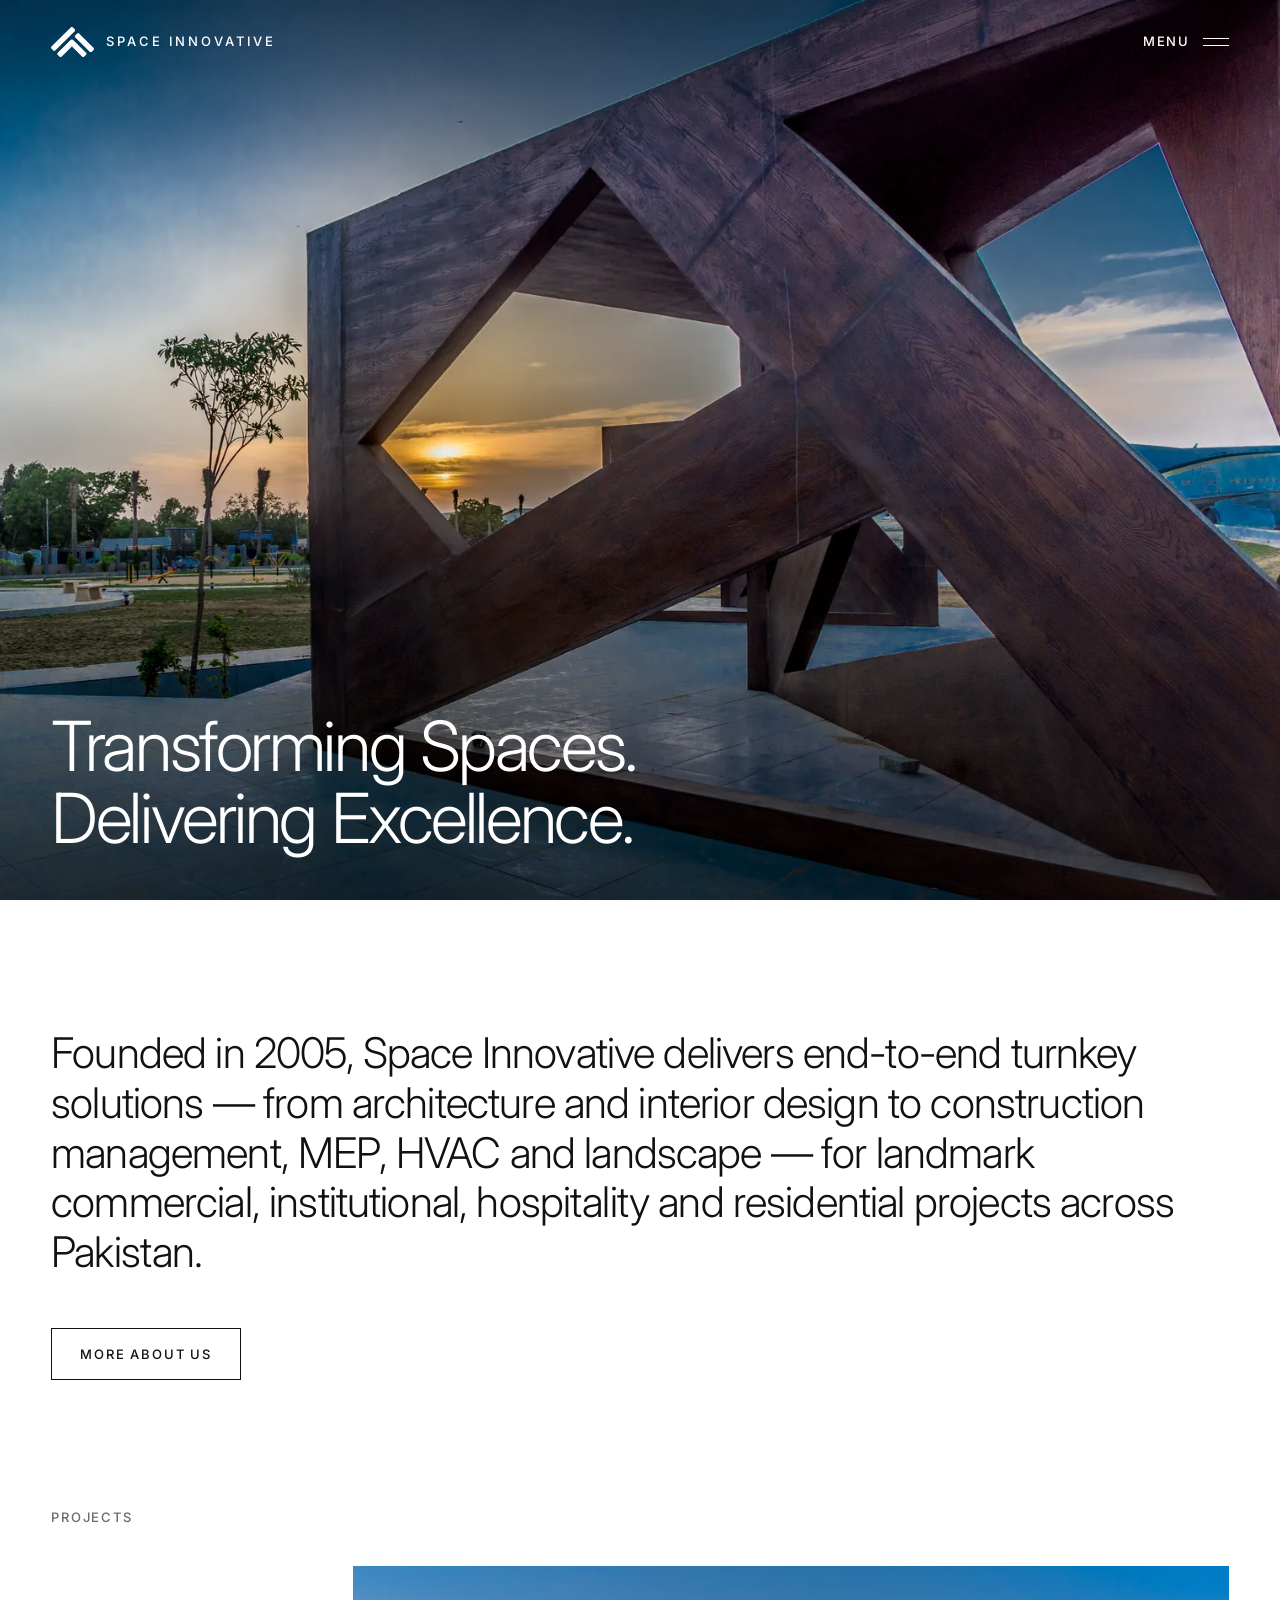
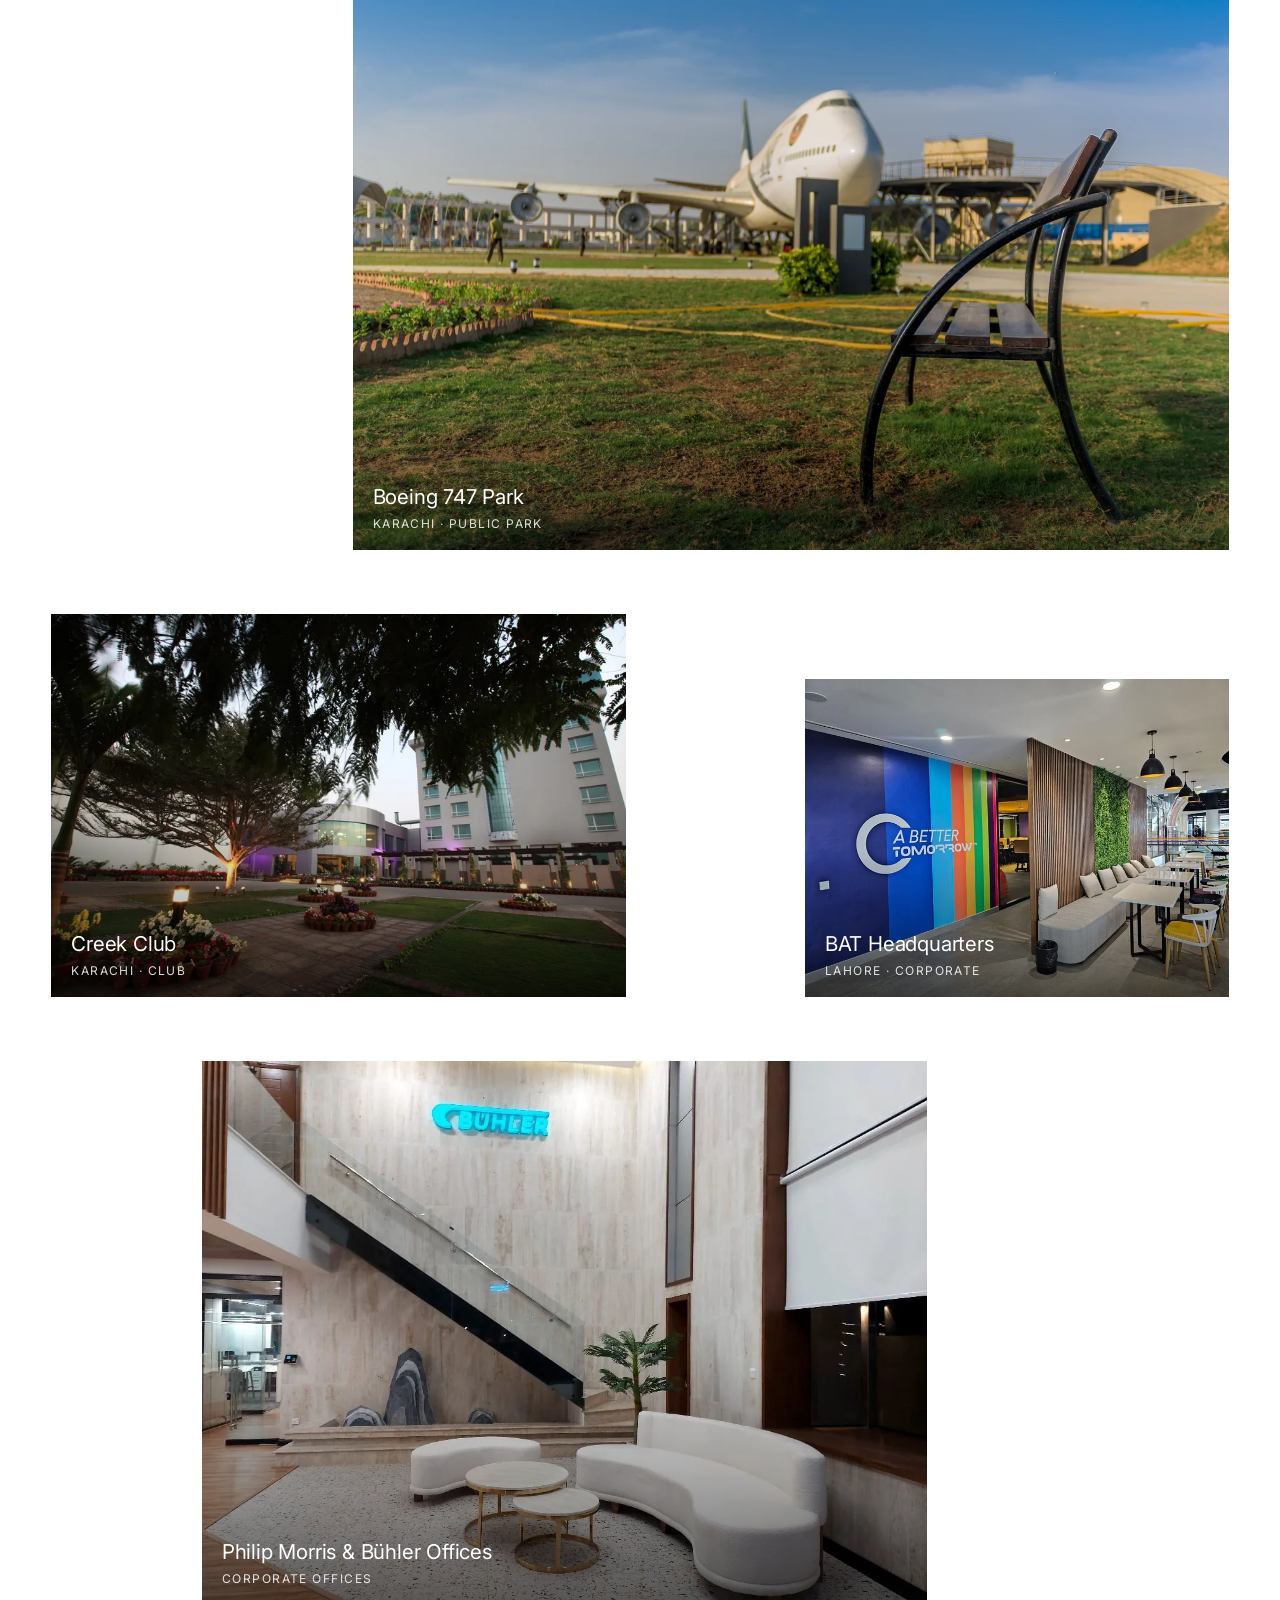
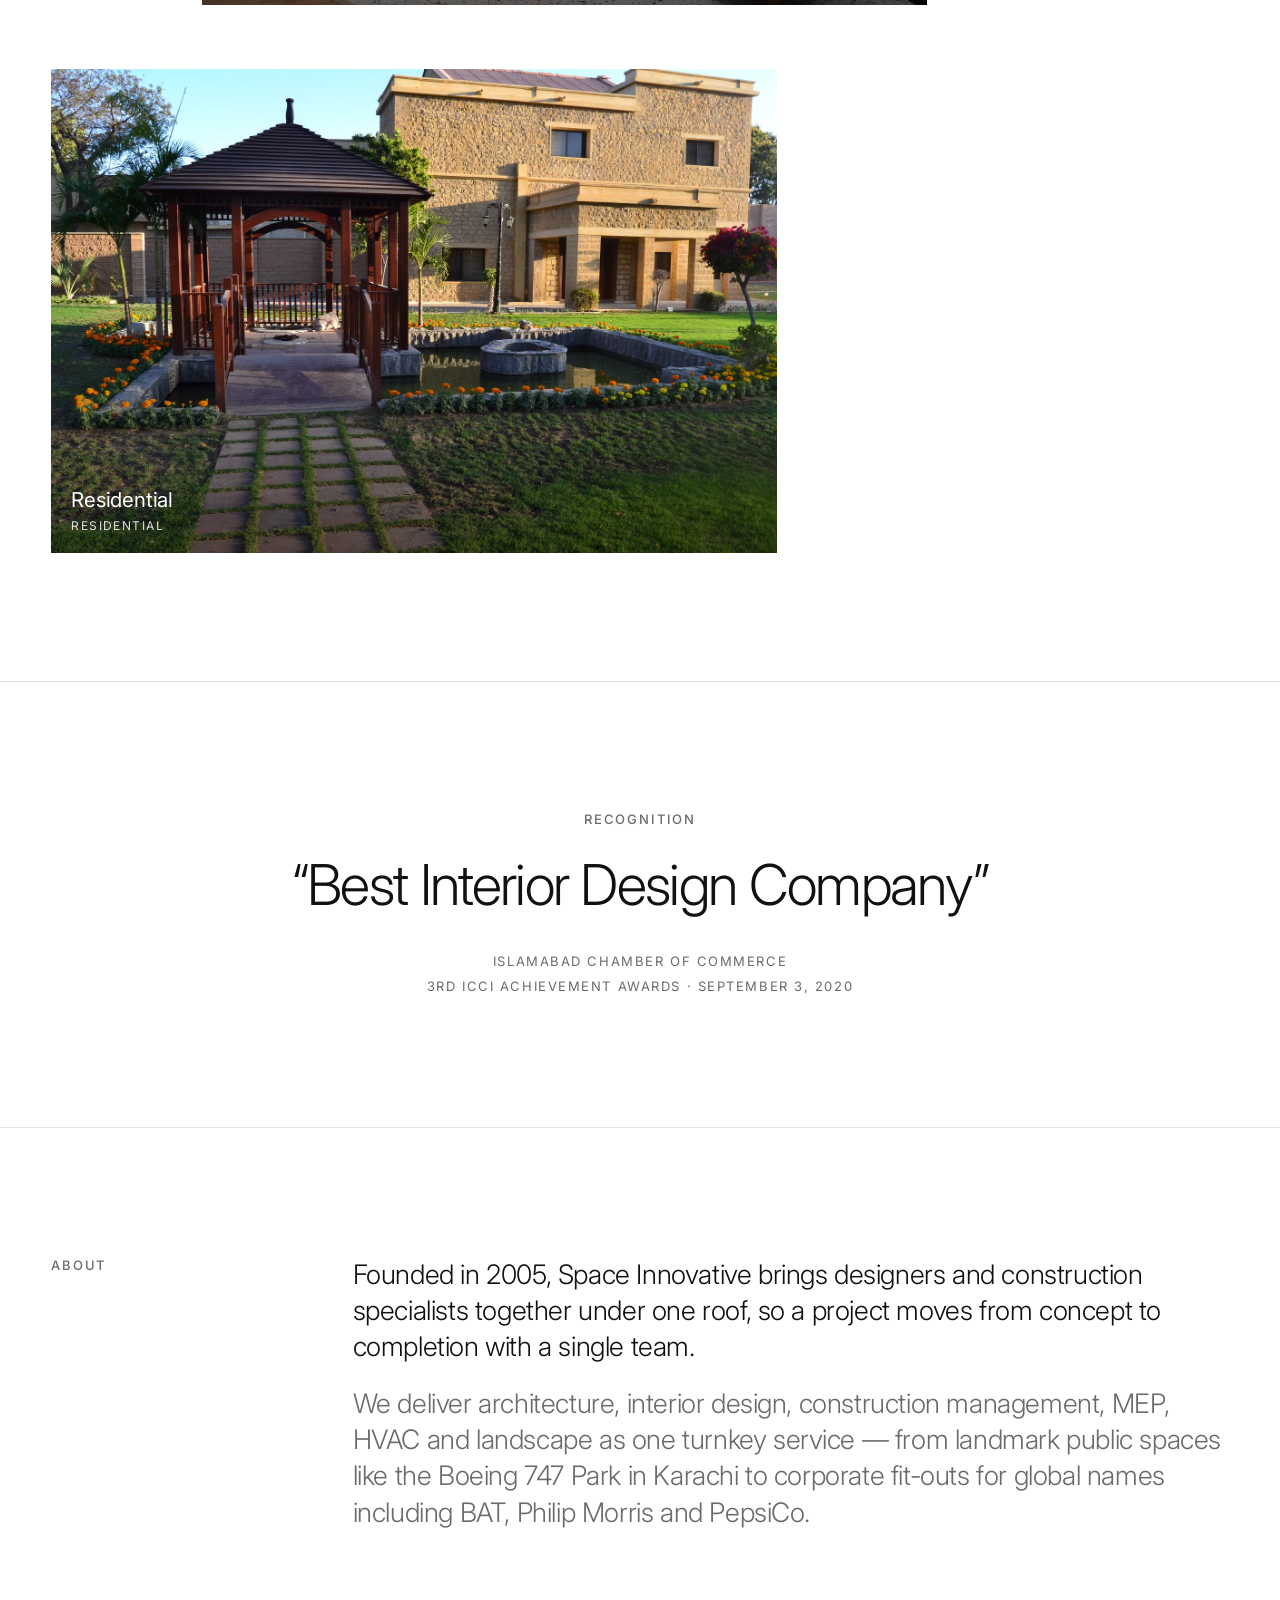
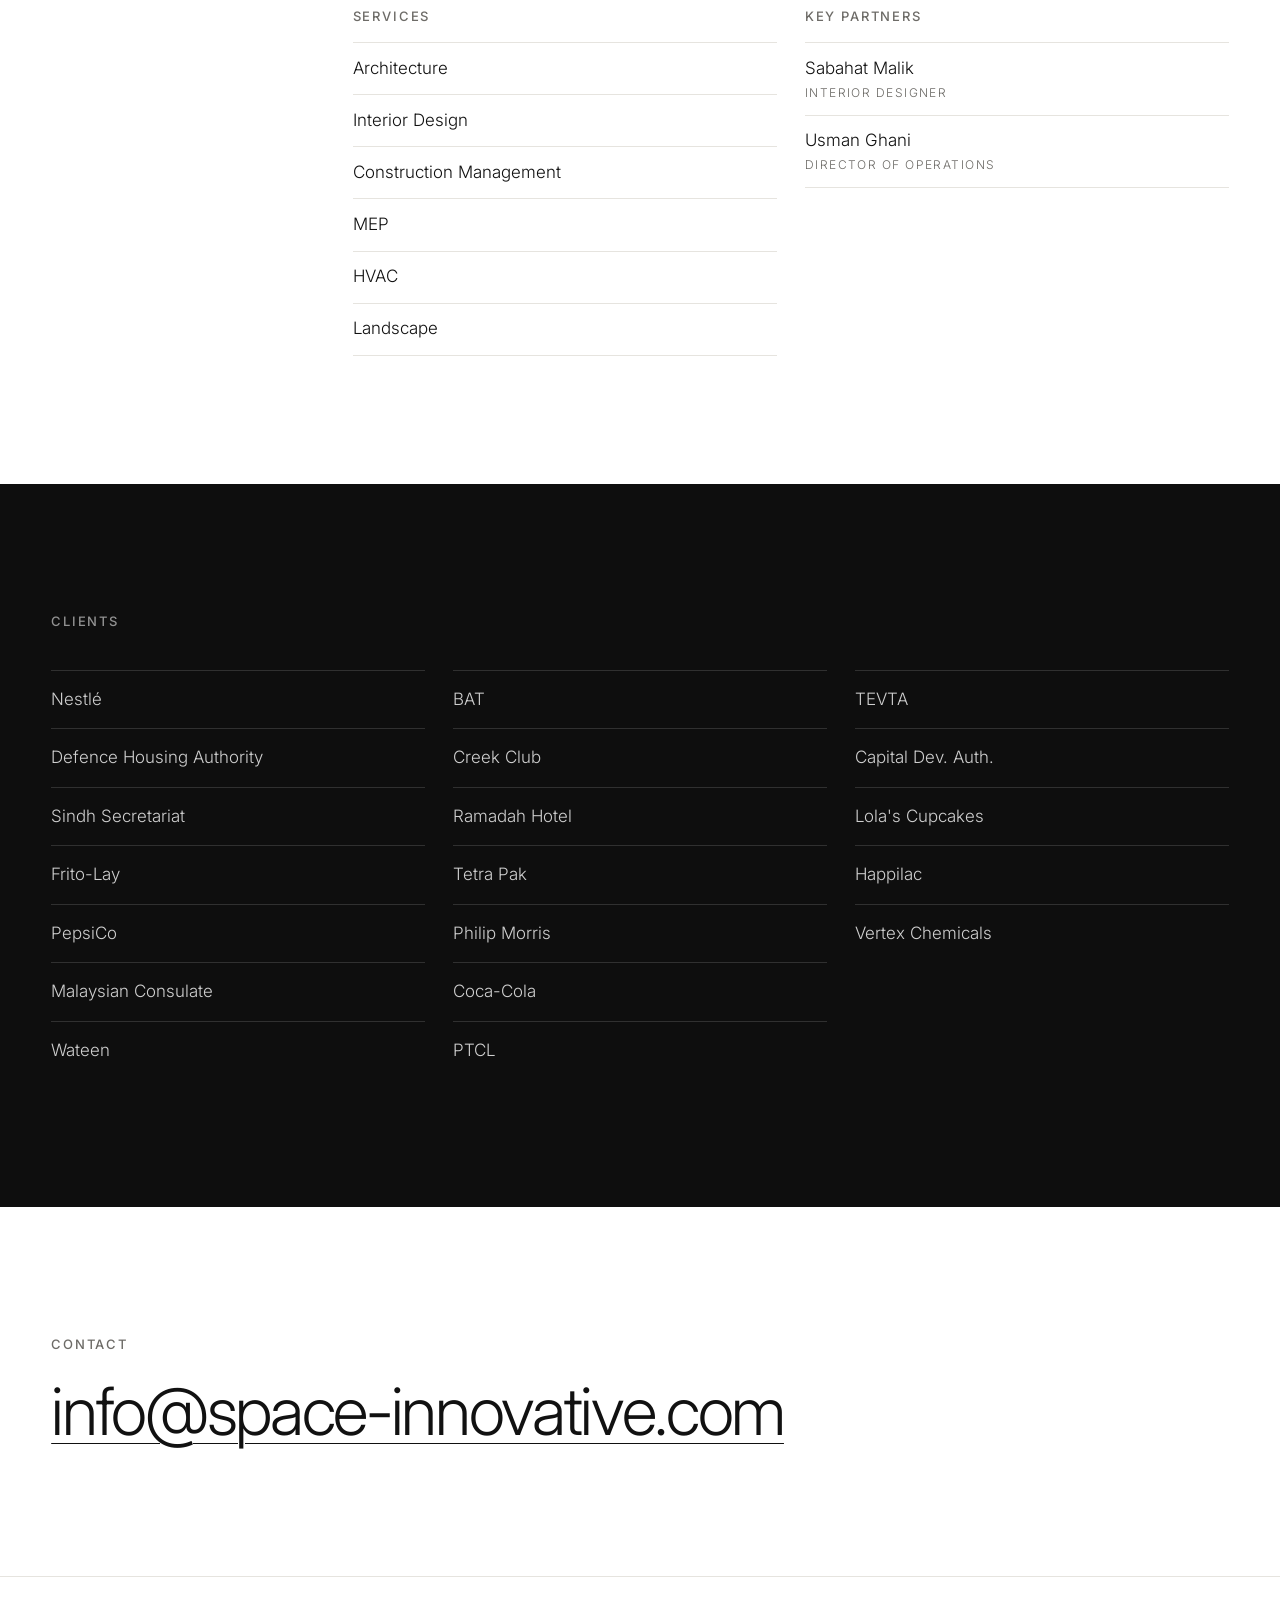
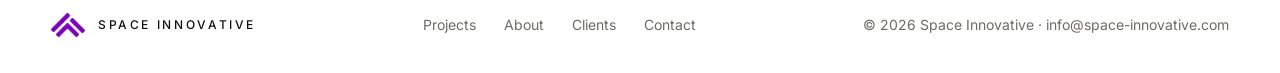
<file: index.html>
<!doctype html>
<html lang="en">
<head>
<meta charset="utf-8">
<meta name="viewport" content="width=device-width, initial-scale=1">
<title>Space Innovative — Architecture &amp; Interior Design</title>
<meta name="description" content="Space Innovative — architecture, interior design, construction management, MEP, HVAC and landscape. Turnkey design and build across Pakistan since 2005.">
<link rel="canonical" href="https://space-innovative.com/">
<meta property="og:type" content="website">
<meta property="og:site_name" content="Space Innovative">
<meta property="og:title" content="Space Innovative — Architecture &amp; Interior Design">
<meta property="og:description" content="Space Innovative — architecture, interior design, construction management, MEP, HVAC and landscape. Turnkey design and build across Pakistan since 2005.">
<meta property="og:url" content="https://space-innovative.com/">
<meta property="og:image" content="https://space-innovative.com/assets/images/main/cover-1600.webp">
<meta name="twitter:card" content="summary_large_image">
<meta name="theme-color" content="#ffffff">
<link rel="icon" type="image/png" href="favicon.png">
<link rel="preconnect" href="https://fonts.googleapis.com">
<link rel="preconnect" href="https://fonts.gstatic.com" crossorigin>
<link href="https://fonts.googleapis.com/css2?family=Inter:wght@300;400;500&display=swap" rel="stylesheet">
<link rel="stylesheet" href="assets/css/style.css">
<script>document.documentElement.classList.add('js')</script>
<link rel="preload" as="image" href="assets/images/main/cover-1600.webp" imagesrcset="assets/images/main/cover-800.webp 800w, assets/images/main/cover-1600.webp 1600w, assets/images/main/cover-2400.webp 2400w" imagesizes="100vw" fetchpriority="high">
<script type="application/ld+json">{"@context": "https://schema.org", "@type": "Organization", "name": "Space Innovative", "url": "https://space-innovative.com/", "email": "info@space-innovative.com", "foundingDate": "2005", "logo": "https://space-innovative.com/assets/img/logo.png", "description": "Architecture, interior design, construction management, MEP, HVAC and landscape — turnkey design and build in Pakistan."}</script>
</head>
<body>
<a class="skip" href="#main">Skip to content</a>

<header class="nav" data-nav>
  <div class="nav-inner">
    <a class="brand" href="#top" aria-label="Space Innovative — home">
      <img class="logo-light" src="assets/img/logo-white.png" alt="" width="640" height="453">
      <img class="logo-dark" src="assets/img/logo.png" alt="" width="640" height="453">
      <span>Space Innovative</span>
    </a>
    <button class="menu-btn" type="button" data-menu-open aria-expanded="false" aria-controls="menu"><span>Menu</span><i aria-hidden="true"></i></button>
  </div>
</header>

<div class="panel" id="menu" role="dialog" aria-modal="true" aria-label="Menu">
  <div class="panel-scrim" data-menu-close></div>
  <div class="panel-sheet">
    <div class="panel-head"><button class="menu-btn panel-close" type="button" data-menu-close><span>Close</span></button></div>
    <nav class="panel-links" aria-label="Main">
      <a href="index.html#projects">Projects</a>
      <div class="panel-sub">
        <a href="projects/boeing-747-park.html">Boeing 747 Park</a>
        <a href="projects/creek-club.html">Creek Club</a>
        <a href="projects/bat-headquarters.html">BAT Headquarters</a>
        <a href="projects/philip-morris-buhler.html">Philip Morris &amp; Bühler Offices</a>
        <a href="projects/residential.html">Residential</a>
      </div>
      <a href="index.html#about">About</a>
      <a href="index.html#clients">Clients</a>
      <a href="index.html#contact">Contact</a>
    </nav>
    <div class="panel-foot">
      <a href="mailto:info@space-innovative.com">info@space-innovative.com</a>
      <span>&copy; <span data-year>2026</span> Space Innovative</span>
    </div>
  </div>
</div>

<main id="main">
  <section class="hero" id="top" data-hero aria-label="Space Innovative">
    <div class="slide is-active">
      <img src="assets/images/main/cover-1600.webp" srcset="assets/images/main/cover-800.webp 800w, assets/images/main/cover-1600.webp 1600w, assets/images/main/cover-2400.webp 2400w" sizes="100vw" width="6032" height="4026" alt="Timber sculpture frame at sunset in a landscaped park" fetchpriority="high" decoding="async">
    </div>
    <div class="hero-copy">
      <div>
        <h1>Transforming Spaces.<br>Delivering Excellence.</h1>
      </div>
    </div>
  </section>

  <section class="section statement">
    <div class="wrap">
      <h2 class="reveal">Founded in 2005, Space Innovative delivers end-to-end turnkey solutions &mdash; from architecture and interior design to construction management, MEP, HVAC and landscape &mdash; for landmark commercial, institutional, hospitality and residential projects across Pakistan.</h2>
      <a class="btn reveal" href="#about">More about us</a>
    </div>
  </section>

  <section class="section projects" id="projects">
    <div class="wrap">
      <h2 class="label projects-head">Projects</h2>
      <div class="projects-grid">
      <a class="card p1 reveal" href="projects/boeing-747-park.html" style="--ar:3 / 2">
        <div class="card-media">
          <img src="assets/images/boeing-747-park/cover-1600.webp" srcset="assets/images/boeing-747-park/cover-800.webp 800w, assets/images/boeing-747-park/cover-1600.webp 1600w, assets/images/boeing-747-park/cover-2400.webp 2400w" sizes="(max-width: 767px) 100vw, 75vw" width="6955" height="4642" alt="Decommissioned PIA Boeing 747 in the park, with a bench in the foreground" loading="lazy" decoding="async">
        </div>
        <div class="card-text">
          <div class="card-title">Boeing 747 Park</div>
          <div class="card-meta">Karachi · Public Park</div>
        </div>
      </a>
      <a class="card p2 reveal" href="projects/creek-club.html" style="--ar:3 / 2">
        <div class="card-media">
          <img src="assets/images/creek-club/cover-1600.webp" srcset="assets/images/creek-club/cover-800.webp 800w, assets/images/creek-club/cover-1600.webp 1600w, assets/images/creek-club/cover-2400.webp 2400w" sizes="(max-width: 767px) 100vw, 50vw" width="5616" height="3744" alt="Club building and landscaped courtyard at dusk" loading="lazy" decoding="async">
        </div>
        <div class="card-text">
          <div class="card-title">Creek Club</div>
          <div class="card-meta">Karachi · Club</div>
        </div>
      </a>
      <a class="card p3 reveal" href="projects/bat-headquarters.html" style="--ar:4 / 3">
        <div class="card-media">
          <img src="assets/images/bat-headquarters/cover-1280.webp" srcset="assets/images/bat-headquarters/cover-800.webp 800w, assets/images/bat-headquarters/cover-1280.webp 1280w" sizes="(max-width: 767px) 100vw, 38vw" width="1280" height="960" alt="Cafeteria with the “A Better Tomorrow” feature wall and timber banquette seating" loading="lazy" decoding="async">
        </div>
        <div class="card-text">
          <div class="card-title">BAT Headquarters</div>
          <div class="card-meta">Lahore · Corporate</div>
        </div>
      </a>
      <a class="card p4 reveal" href="projects/philip-morris-buhler.html" style="--ar:4 / 3">
        <div class="card-media">
          <img src="assets/images/philip-morris-buhler/cover-1156.webp" srcset="assets/images/philip-morris-buhler/cover-800.webp 800w, assets/images/philip-morris-buhler/cover-1156.webp 1156w" sizes="(max-width: 767px) 100vw, 63vw" width="1156" height="867" alt="Reception lobby with a feature staircase and illuminated Bühler sign" loading="lazy" style="object-position:50% 12%" decoding="async">
        </div>
        <div class="card-text">
          <div class="card-title">Philip Morris &amp; Bühler Offices</div>
          <div class="card-meta">Corporate Offices</div>
        </div>
      </a>
      <a class="card p5 reveal" href="projects/residential.html" style="--ar:3 / 2">
        <div class="card-media">
          <img src="assets/images/residential/cover-1600.webp" srcset="assets/images/residential/cover-800.webp 800w, assets/images/residential/cover-1600.webp 1600w, assets/images/residential/cover-2400.webp 2400w" sizes="(max-width: 767px) 100vw, 63vw" width="4608" height="3072" alt="Garden pavilion and pond in front of the main house" loading="lazy" decoding="async">
        </div>
        <div class="card-text">
          <div class="card-title">Residential</div>
          <div class="card-meta">Residential</div>
        </div>
      </a>
      </div>
    </div>
  </section>

  <section class="section award">
    <div class="wrap">
      <p class="label reveal">Recognition</p>
      <blockquote class="reveal">&ldquo;Best Interior Design Company&rdquo;</blockquote>
      <cite class="reveal">Islamabad Chamber of Commerce<br>3rd ICCI Achievement Awards &middot; September 3, 2020</cite>
    </div>
  </section>

  <section class="section about" id="about">
    <div class="wrap about-grid">
      <h2 class="label">About</h2>
      <div class="about-body">
        <p class="lead reveal">Founded in 2005, Space Innovative brings designers and construction specialists together under one roof, so a project moves from concept to completion with a single team.</p>
        <p class="lead reveal">We deliver architecture, interior design, construction management, MEP, HVAC and landscape as one turnkey service &mdash; from landmark public spaces like the Boeing 747 Park in Karachi to corporate fit-outs for global names including BAT, Philip Morris and PepsiCo.</p>
        <div class="about-cols">
          <div class="reveal">
            <h3 class="label">Services</h3>
            <ul class="list-lines">
            <li>Architecture</li>
            <li>Interior Design</li>
            <li>Construction Management</li>
            <li>MEP</li>
            <li>HVAC</li>
            <li>Landscape</li>
            </ul>
          </div>
          <div class="reveal">
            <h3 class="label">Key partners</h3>
            <ul class="list-lines">
              <li class="partner"><strong>Sabahat Malik</strong><span>Interior Designer</span></li>
              <li class="partner"><strong>Usman Ghani</strong><span>Director of Operations</span></li>
            </ul>
          </div>
        </div>
      </div>
    </div>
  </section>

  <section class="section dark" id="clients">
    <div class="wrap">
      <h2 class="label">Clients</h2>
      <ul class="clients-list">
        <li>Nestlé</li>
        <li>Defence Housing Authority</li>
        <li>Sindh Secretariat</li>
        <li>Frito-Lay</li>
        <li>PepsiCo</li>
        <li>Malaysian Consulate</li>
        <li>Wateen</li>
        <li>BAT</li>
        <li>Creek Club</li>
        <li>Ramadah Hotel</li>
        <li>Tetra Pak</li>
        <li>Philip Morris</li>
        <li>Coca-Cola</li>
        <li>PTCL</li>
        <li>TEVTA</li>
        <li>Capital Dev. Auth.</li>
        <li>Lola&#x27;s Cupcakes</li>
        <li>Happilac</li>
        <li>Vertex Chemicals</li>
      </ul>
    </div>
  </section>

  <section class="section" id="contact">
    <div class="wrap">
      <h2 class="label">Contact</h2>
      <a class="contact-mail reveal" href="mailto:info@space-innovative.com">info@space-innovative.com</a>
    </div>
  </section>
</main>

<footer class="footer">
  <div class="footer-row">
    <a class="brand" href="#top" aria-label="Space Innovative — home">
      <img src="assets/img/logo.png" alt="" width="640" height="453">
      <span>Space Innovative</span>
    </a>
    <nav class="footer-links" aria-label="Footer">
      <a href="index.html#projects">Projects</a>
      <a href="index.html#about">About</a>
      <a href="index.html#clients">Clients</a>
      <a href="index.html#contact">Contact</a>
    </nav>
    <p>&copy; <span data-year>2026</span> Space Innovative &middot; <a class="mail" href="mailto:info@space-innovative.com">info@space-innovative.com</a></p>
  </div>
</footer>

<script src="assets/js/main.js" defer></script>
</body>
</html>
</file>
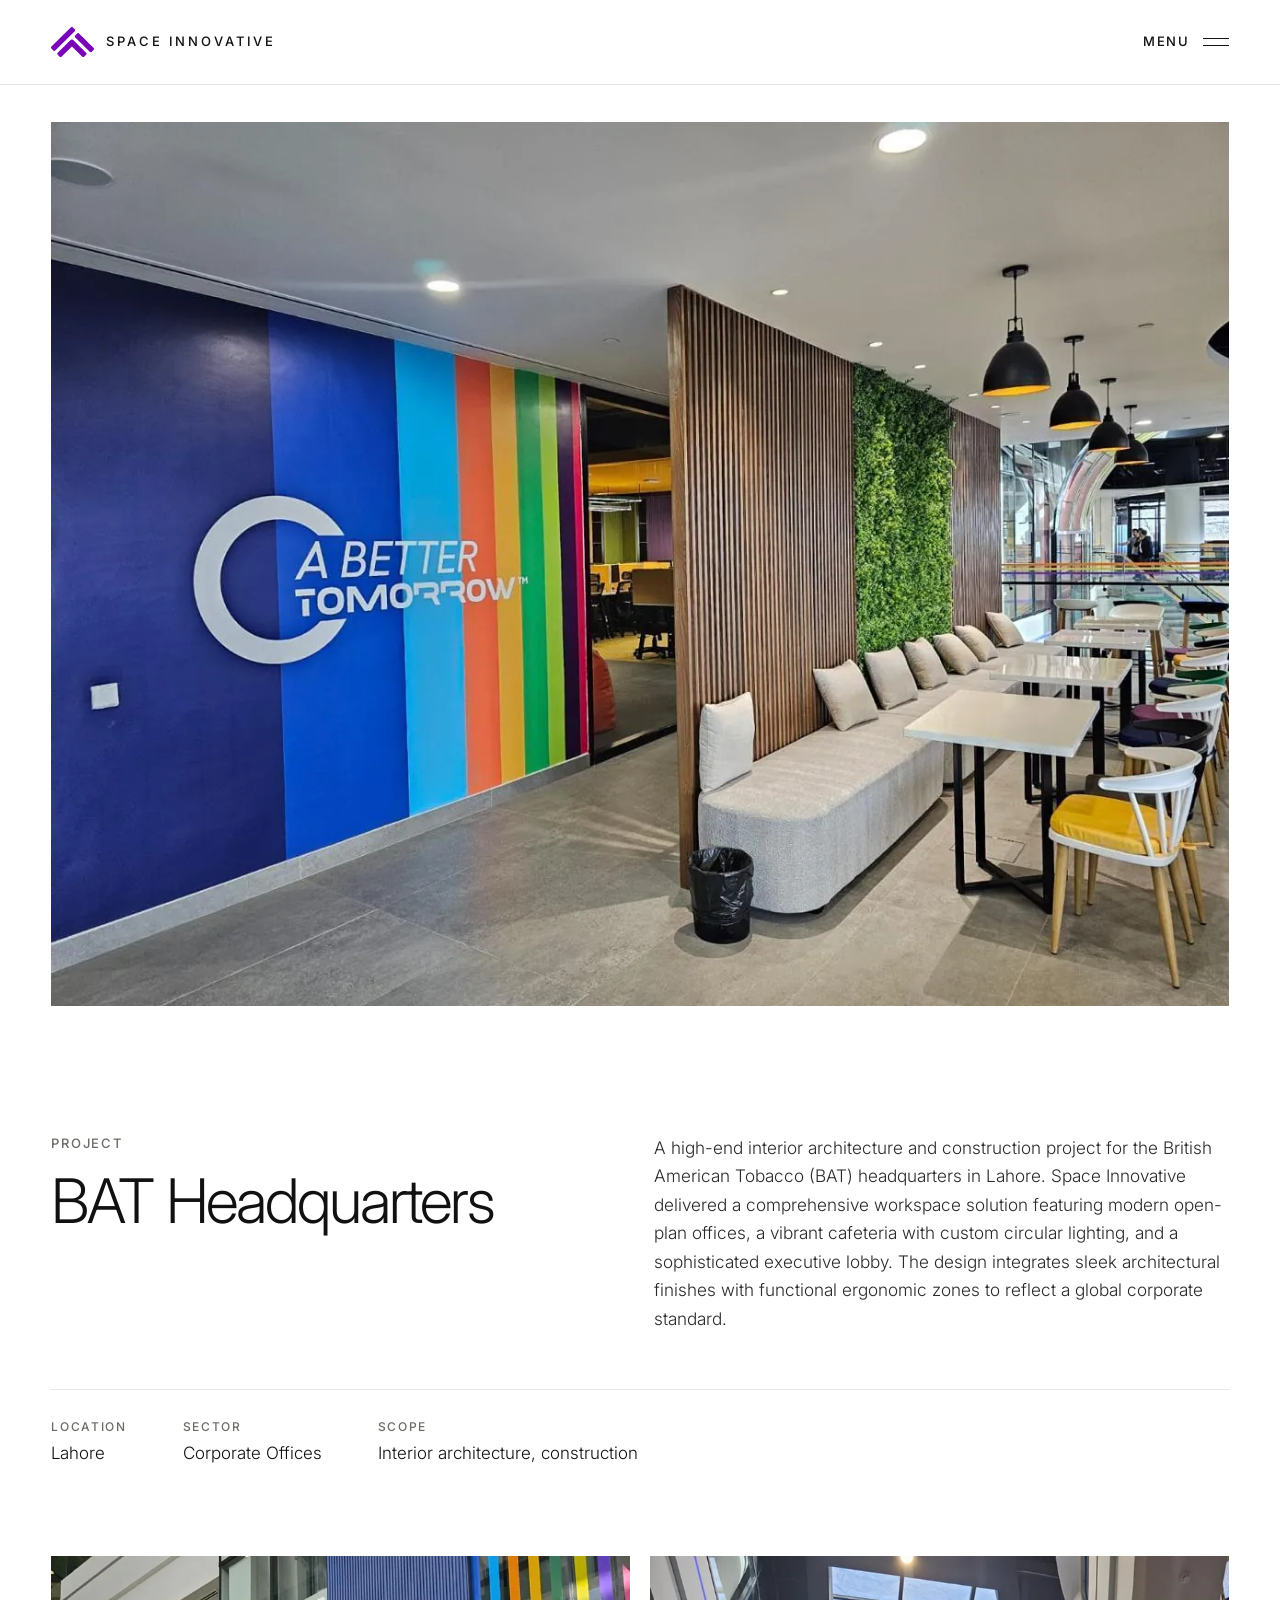
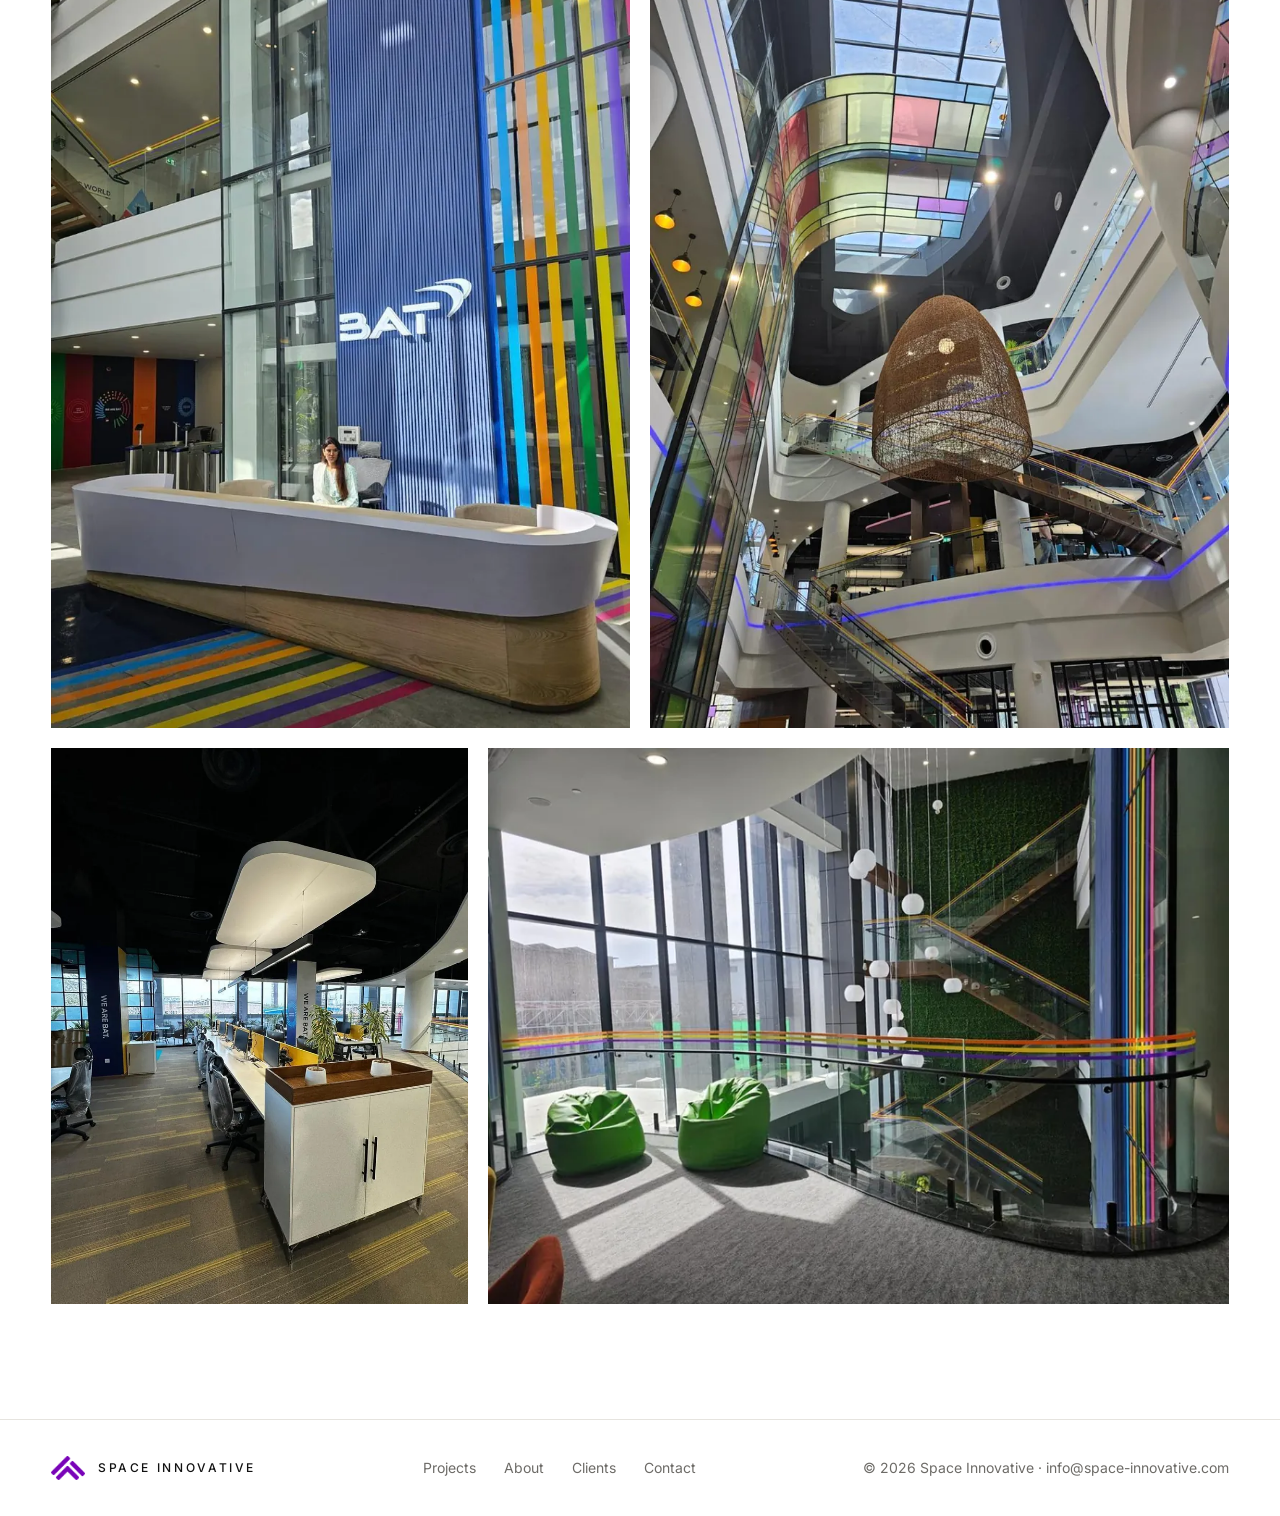
<file: projects/bat-headquarters.html>
<!doctype html>
<html lang="en">
<head>
<meta charset="utf-8">
<meta name="viewport" content="width=device-width, initial-scale=1">
<title>BAT Headquarters — Space Innovative</title>
<meta name="description" content="A high-end interior architecture and construction project for the British American Tobacco (BAT) headquarters in Lahore. Space Innovative delivered a comprehensive workspace solution…">
<link rel="canonical" href="https://space-innovative.com/projects/bat-headquarters.html">
<meta property="og:type" content="website">
<meta property="og:site_name" content="Space Innovative">
<meta property="og:title" content="BAT Headquarters — Space Innovative">
<meta property="og:description" content="A high-end interior architecture and construction project for the British American Tobacco (BAT) headquarters in Lahore. Space Innovative delivered a comprehensive workspace solution…">
<meta property="og:url" content="https://space-innovative.com/projects/bat-headquarters.html">
<meta property="og:image" content="https://space-innovative.com/assets/images/bat-headquarters/cover-1280.webp">
<meta name="twitter:card" content="summary_large_image">
<meta name="theme-color" content="#ffffff">
<link rel="icon" type="image/png" href="../favicon.png">
<link rel="preconnect" href="https://fonts.googleapis.com">
<link rel="preconnect" href="https://fonts.gstatic.com" crossorigin>
<link href="https://fonts.googleapis.com/css2?family=Inter:wght@300;400;500&display=swap" rel="stylesheet">
<link rel="stylesheet" href="../assets/css/style.css">
<script>document.documentElement.classList.add('js')</script>
<link rel="preload" as="image" href="../assets/images/bat-headquarters/cover-1280.webp" imagesrcset="../assets/images/bat-headquarters/cover-800.webp 800w, ../assets/images/bat-headquarters/cover-1280.webp 1280w" imagesizes="100vw" fetchpriority="high">
</head>
<body>
<a class="skip" href="#main">Skip to content</a>

<header class="nav" data-nav>
  <div class="nav-inner">
    <a class="brand" href="../index.html" aria-label="Space Innovative — home">
      <img class="logo-light" src="../assets/img/logo-white.png" alt="" width="640" height="453">
      <img class="logo-dark" src="../assets/img/logo.png" alt="" width="640" height="453">
      <span>Space Innovative</span>
    </a>
    <button class="menu-btn" type="button" data-menu-open aria-expanded="false" aria-controls="menu"><span>Menu</span><i aria-hidden="true"></i></button>
  </div>
</header>

<div class="panel" id="menu" role="dialog" aria-modal="true" aria-label="Menu">
  <div class="panel-scrim" data-menu-close></div>
  <div class="panel-sheet">
    <div class="panel-head"><button class="menu-btn panel-close" type="button" data-menu-close><span>Close</span></button></div>
    <nav class="panel-links" aria-label="Main">
      <a href="../index.html#projects">Projects</a>
      <div class="panel-sub">
        <a href="../projects/boeing-747-park.html">Boeing 747 Park</a>
        <a href="../projects/creek-club.html">Creek Club</a>
        <a href="../projects/bat-headquarters.html">BAT Headquarters</a>
        <a href="../projects/philip-morris-buhler.html">Philip Morris &amp; Bühler Offices</a>
        <a href="../projects/residential.html">Residential</a>
      </div>
      <a href="../index.html#about">About</a>
      <a href="../index.html#clients">Clients</a>
      <a href="../index.html#contact">Contact</a>
    </nav>
    <div class="panel-foot">
      <a href="mailto:info@space-innovative.com">info@space-innovative.com</a>
      <span>&copy; <span data-year>2026</span> Space Innovative</span>
    </div>
  </div>
</div>

<main id="main">
  <section class="p-hero is-contained" data-hero style="--w:1280px">
    <img src="../assets/images/bat-headquarters/cover-1280.webp" srcset="../assets/images/bat-headquarters/cover-800.webp 800w, ../assets/images/bat-headquarters/cover-1280.webp 1280w" sizes="100vw" width="1280" height="960" alt="Cafeteria with the “A Better Tomorrow” feature wall and timber banquette seating" fetchpriority="high" decoding="async">
  </section>

  <section class="section p-intro">
    <div class="wrap p-intro-grid">
      <div class="p-title reveal">
        <p class="label">Project</p>
        <h1>BAT Headquarters</h1>
      </div>
      <p class="p-desc reveal">A high-end interior architecture and construction project for the British American Tobacco (BAT) headquarters in Lahore. Space Innovative delivered a comprehensive workspace solution featuring modern open-plan offices, a vibrant cafeteria with custom circular lighting, and a sophisticated executive lobby. The design integrates sleek architectural finishes with functional ergonomic zones to reflect a global corporate standard.</p>
      <dl class="p-meta reveal">
        <div><dt>Location</dt><dd>Lahore</dd></div>
        <div><dt>Sector</dt><dd>Corporate Offices</dd></div>
        <div><dt>Scope</dt><dd>Interior architecture, construction</dd></div>
      </dl>
    </div>
  </section>

  <section class="gallery" aria-label="Project images">
      <div class="row reveal">
        <figure style="--ar:0.7500">
          <img src="../assets/images/bat-headquarters/reception-960.webp" srcset="../assets/images/bat-headquarters/reception-800.webp 800w, ../assets/images/bat-headquarters/reception-960.webp 960w" sizes="(max-width: 700px) 100vw, 50vw" width="960" height="1280" alt="Reception counter beneath a striped BAT feature wall" loading="lazy" decoding="async">
        </figure>
        <figure style="--ar:0.7500">
          <img src="../assets/images/bat-headquarters/atrium-960.webp" srcset="../assets/images/bat-headquarters/atrium-800.webp 800w, ../assets/images/bat-headquarters/atrium-960.webp 960w" sizes="(max-width: 700px) 100vw, 50vw" width="960" height="1280" alt="Multi-storey atrium with a woven pendant and coloured glazing" loading="lazy" decoding="async">
        </figure>
      </div>
      <div class="row reveal">
        <figure style="--ar:0.7500">
          <img src="../assets/images/bat-headquarters/workspace-960.webp" srcset="../assets/images/bat-headquarters/workspace-800.webp 800w, ../assets/images/bat-headquarters/workspace-960.webp 960w" sizes="(max-width: 700px) 100vw, 50vw" width="960" height="1280" alt="Open-plan workspace with white desks and sculpted ceiling pods" loading="lazy" decoding="async">
        </figure>
        <figure style="--ar:1.3333">
          <img src="../assets/images/bat-headquarters/lounge-1280.webp" srcset="../assets/images/bat-headquarters/lounge-800.webp 800w, ../assets/images/bat-headquarters/lounge-1280.webp 1280w" sizes="(max-width: 700px) 100vw, 50vw" width="1280" height="960" alt="Lounge area with bean bags beside a glazed staircase" loading="lazy" decoding="async">
        </figure>
      </div>
  </section>

</main>

<footer class="footer">
  <div class="footer-row">
    <a class="brand" href="../index.html" aria-label="Space Innovative — home">
      <img src="../assets/img/logo.png" alt="" width="640" height="453">
      <span>Space Innovative</span>
    </a>
    <nav class="footer-links" aria-label="Footer">
      <a href="../index.html#projects">Projects</a>
      <a href="../index.html#about">About</a>
      <a href="../index.html#clients">Clients</a>
      <a href="../index.html#contact">Contact</a>
    </nav>
    <p>&copy; <span data-year>2026</span> Space Innovative &middot; <a class="mail" href="mailto:info@space-innovative.com">info@space-innovative.com</a></p>
  </div>
</footer>

<script src="../assets/js/main.js" defer></script>
</body>
</html>
</file>
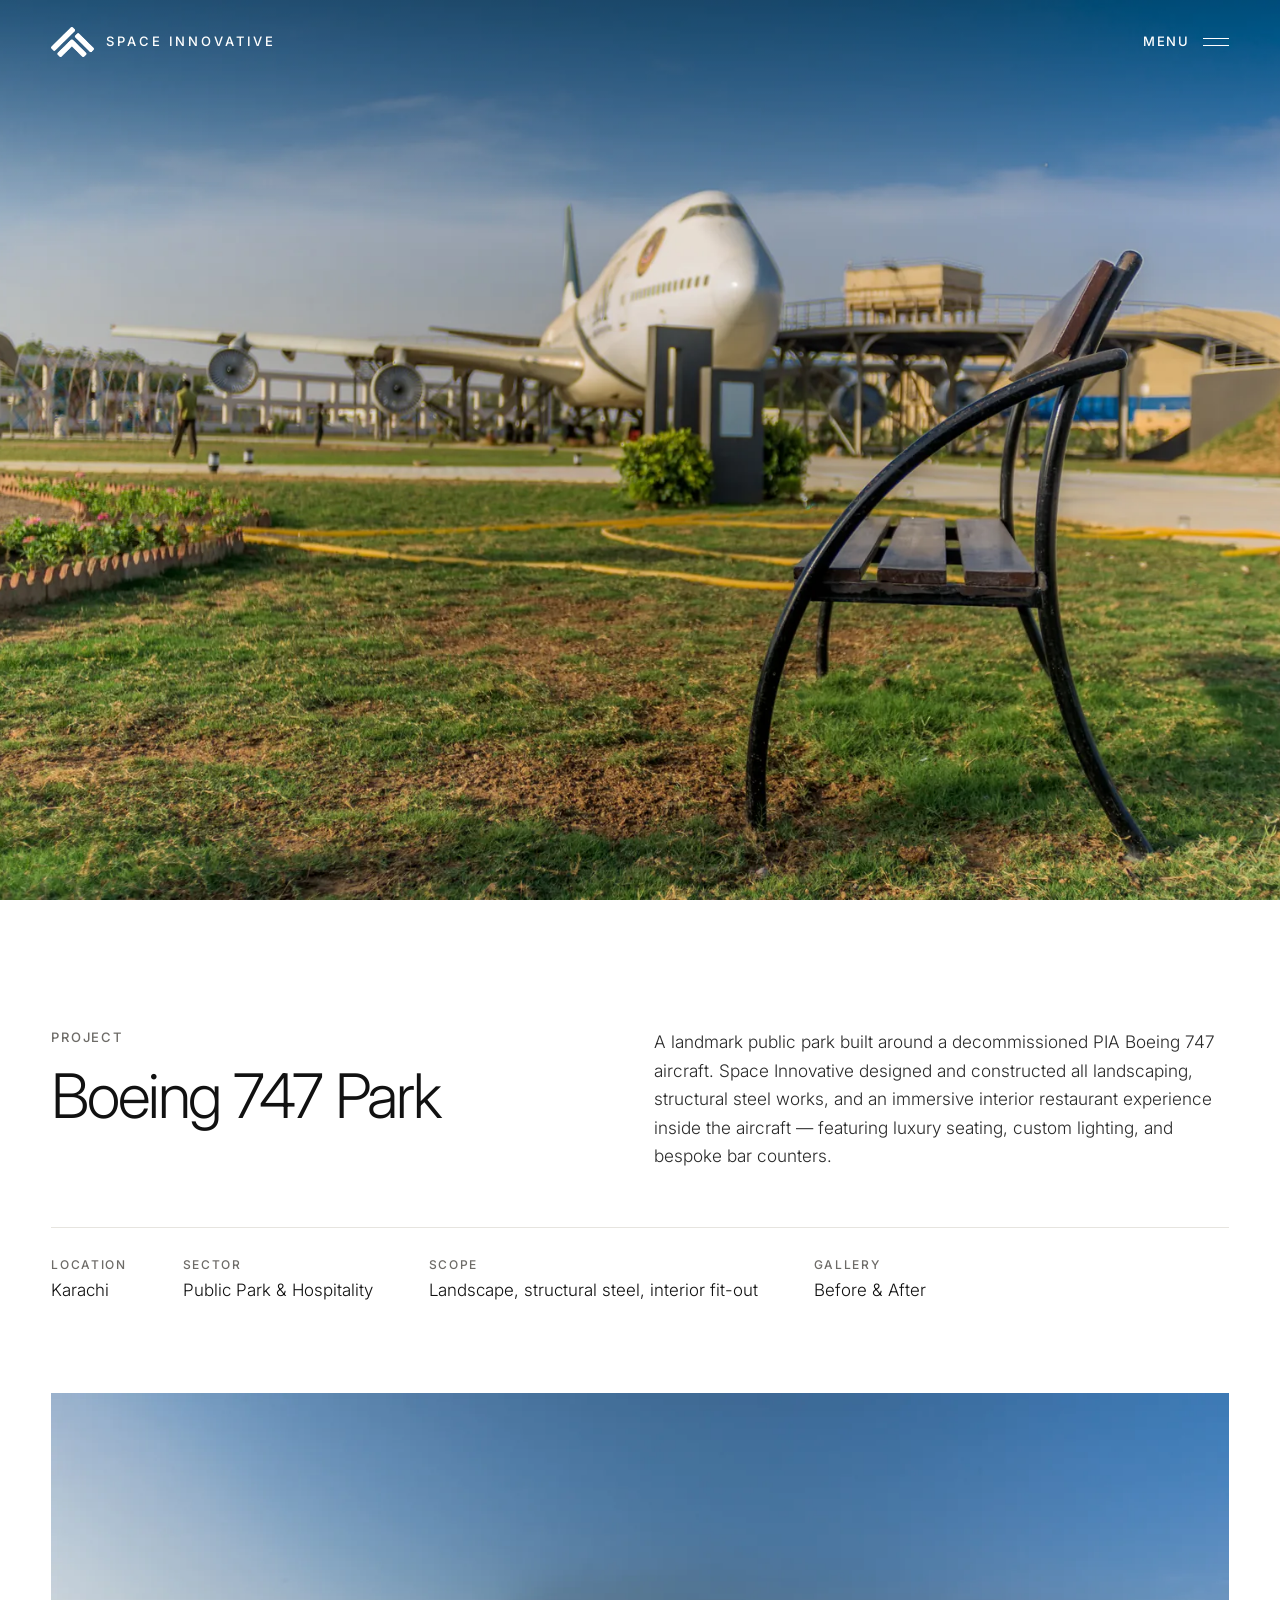
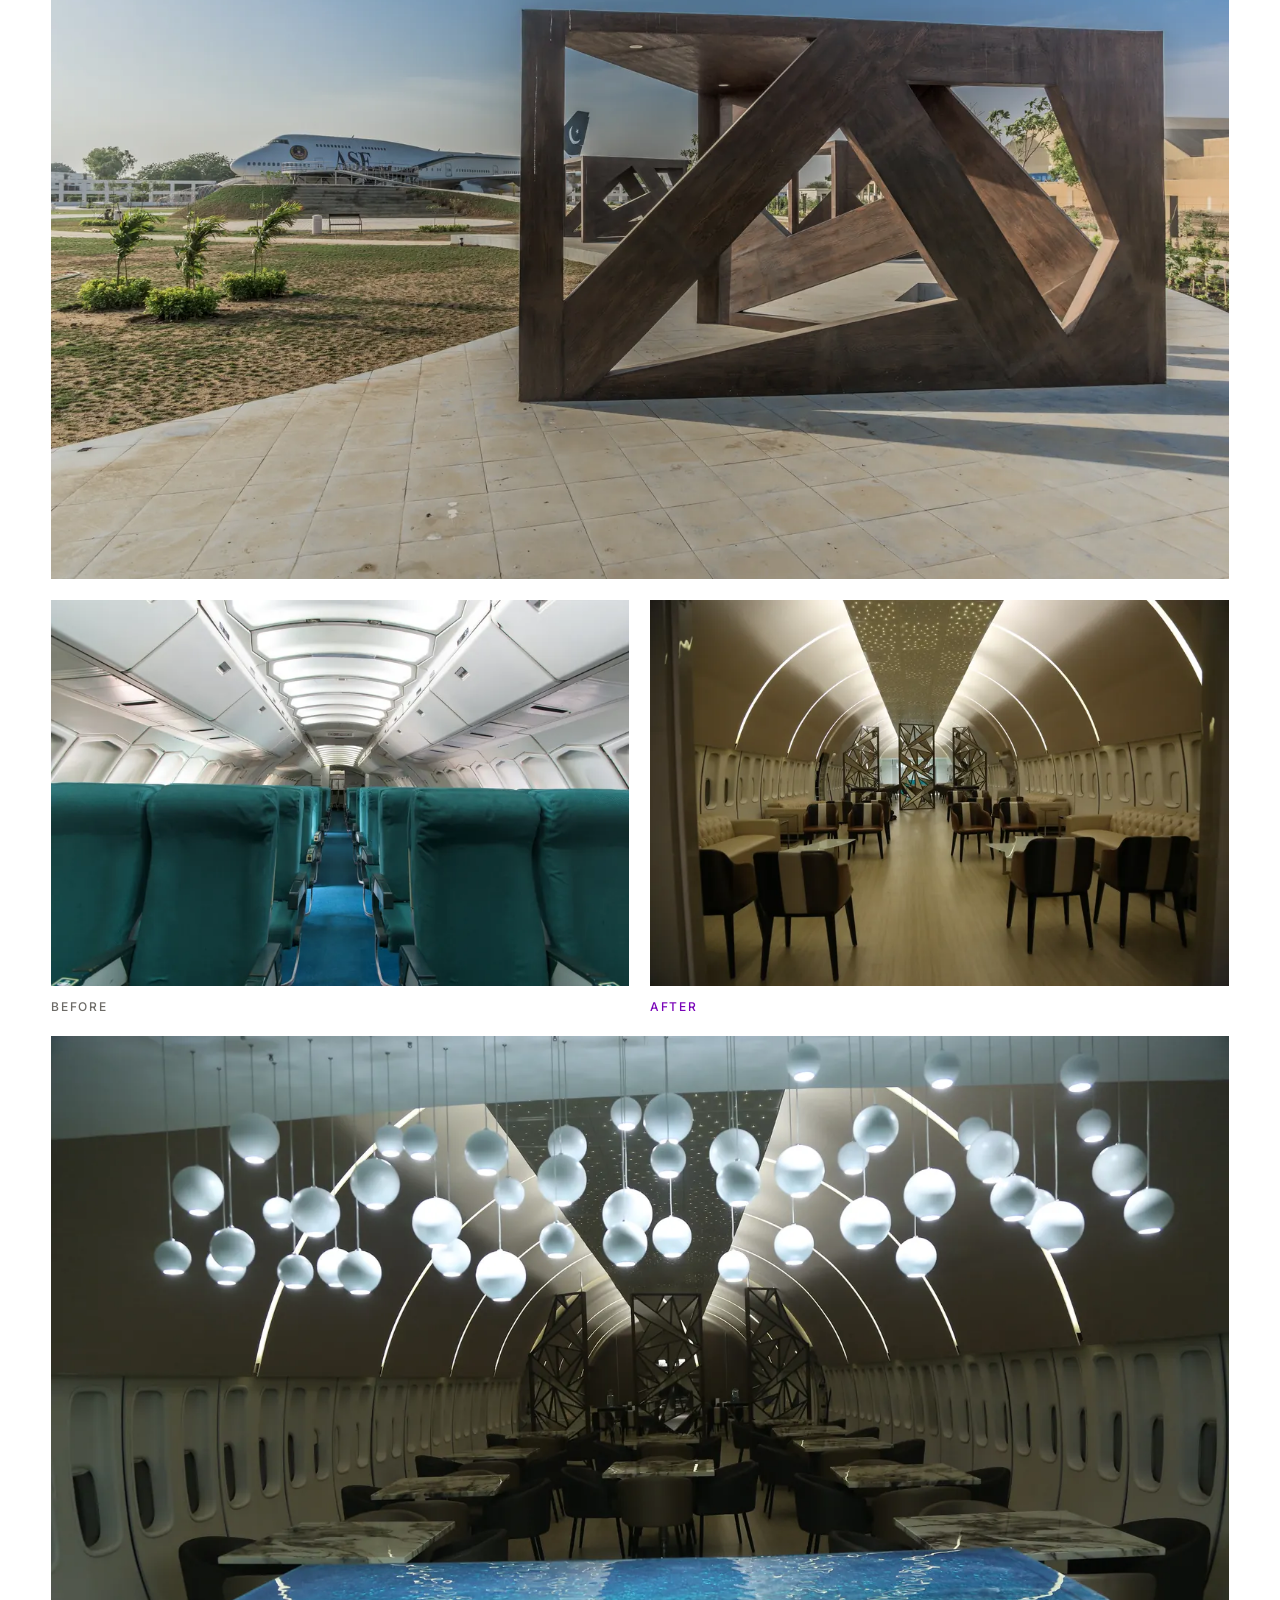
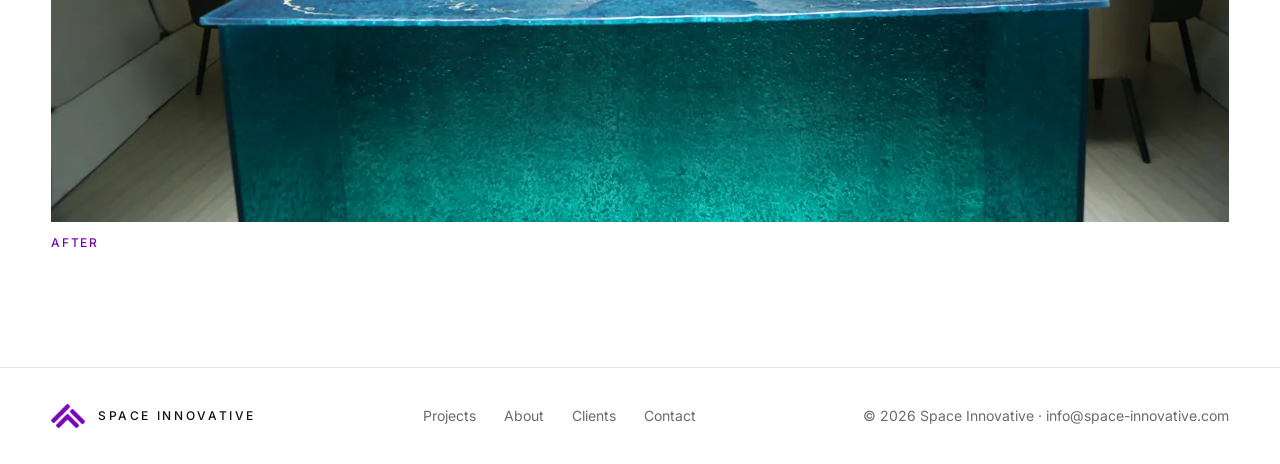
<file: projects/boeing-747-park.html>
<!doctype html>
<html lang="en">
<head>
<meta charset="utf-8">
<meta name="viewport" content="width=device-width, initial-scale=1">
<title>Boeing 747 Park — Space Innovative</title>
<meta name="description" content="A landmark public park built around a decommissioned PIA Boeing 747 aircraft. Space Innovative designed and constructed all landscaping, structural steel works, and an immersive interior…">
<link rel="canonical" href="https://space-innovative.com/projects/boeing-747-park.html">
<meta property="og:type" content="website">
<meta property="og:site_name" content="Space Innovative">
<meta property="og:title" content="Boeing 747 Park — Space Innovative">
<meta property="og:description" content="A landmark public park built around a decommissioned PIA Boeing 747 aircraft. Space Innovative designed and constructed all landscaping, structural steel works, and an immersive interior…">
<meta property="og:url" content="https://space-innovative.com/projects/boeing-747-park.html">
<meta property="og:image" content="https://space-innovative.com/assets/images/boeing-747-park/cover-1600.webp">
<meta name="twitter:card" content="summary_large_image">
<meta name="theme-color" content="#ffffff">
<link rel="icon" type="image/png" href="../favicon.png">
<link rel="preconnect" href="https://fonts.googleapis.com">
<link rel="preconnect" href="https://fonts.gstatic.com" crossorigin>
<link href="https://fonts.googleapis.com/css2?family=Inter:wght@300;400;500&display=swap" rel="stylesheet">
<link rel="stylesheet" href="../assets/css/style.css">
<script>document.documentElement.classList.add('js')</script>
<link rel="preload" as="image" href="../assets/images/boeing-747-park/cover-1600.webp" imagesrcset="../assets/images/boeing-747-park/cover-800.webp 800w, ../assets/images/boeing-747-park/cover-1600.webp 1600w, ../assets/images/boeing-747-park/cover-2400.webp 2400w" imagesizes="100vw" fetchpriority="high">
</head>
<body>
<a class="skip" href="#main">Skip to content</a>

<header class="nav" data-nav>
  <div class="nav-inner">
    <a class="brand" href="../index.html" aria-label="Space Innovative — home">
      <img class="logo-light" src="../assets/img/logo-white.png" alt="" width="640" height="453">
      <img class="logo-dark" src="../assets/img/logo.png" alt="" width="640" height="453">
      <span>Space Innovative</span>
    </a>
    <button class="menu-btn" type="button" data-menu-open aria-expanded="false" aria-controls="menu"><span>Menu</span><i aria-hidden="true"></i></button>
  </div>
</header>

<div class="panel" id="menu" role="dialog" aria-modal="true" aria-label="Menu">
  <div class="panel-scrim" data-menu-close></div>
  <div class="panel-sheet">
    <div class="panel-head"><button class="menu-btn panel-close" type="button" data-menu-close><span>Close</span></button></div>
    <nav class="panel-links" aria-label="Main">
      <a href="../index.html#projects">Projects</a>
      <div class="panel-sub">
        <a href="../projects/boeing-747-park.html">Boeing 747 Park</a>
        <a href="../projects/creek-club.html">Creek Club</a>
        <a href="../projects/bat-headquarters.html">BAT Headquarters</a>
        <a href="../projects/philip-morris-buhler.html">Philip Morris &amp; Bühler Offices</a>
        <a href="../projects/residential.html">Residential</a>
      </div>
      <a href="../index.html#about">About</a>
      <a href="../index.html#clients">Clients</a>
      <a href="../index.html#contact">Contact</a>
    </nav>
    <div class="panel-foot">
      <a href="mailto:info@space-innovative.com">info@space-innovative.com</a>
      <span>&copy; <span data-year>2026</span> Space Innovative</span>
    </div>
  </div>
</div>

<main id="main">
  <section class="p-hero" data-hero>
    <img src="../assets/images/boeing-747-park/cover-1600.webp" srcset="../assets/images/boeing-747-park/cover-800.webp 800w, ../assets/images/boeing-747-park/cover-1600.webp 1600w, ../assets/images/boeing-747-park/cover-2400.webp 2400w" sizes="100vw" width="6955" height="4642" alt="Decommissioned PIA Boeing 747 in the park, with a bench in the foreground" fetchpriority="high" decoding="async">
  </section>

  <section class="section p-intro">
    <div class="wrap p-intro-grid">
      <div class="p-title reveal">
        <p class="label">Project</p>
        <h1>Boeing 747 Park</h1>
      </div>
      <p class="p-desc reveal">A landmark public park built around a decommissioned PIA Boeing 747 aircraft. Space Innovative designed and constructed all landscaping, structural steel works, and an immersive interior restaurant experience inside the aircraft — featuring luxury seating, custom lighting, and bespoke bar counters.</p>
      <dl class="p-meta reveal">
        <div><dt>Location</dt><dd>Karachi</dd></div>
        <div><dt>Sector</dt><dd>Public Park &amp; Hospitality</dd></div>
        <div><dt>Scope</dt><dd>Landscape, structural steel, interior fit-out</dd></div>
        <div><dt>Gallery</dt><dd>Before &amp; After</dd></div>
      </dl>
    </div>
  </section>

  <section class="gallery" aria-label="Project images">
      <div class="row reveal">
        <figure style="--ar:1.4984">
          <img src="../assets/images/boeing-747-park/park-1600.webp" srcset="../assets/images/boeing-747-park/park-800.webp 800w, ../assets/images/boeing-747-park/park-1600.webp 1600w, ../assets/images/boeing-747-park/park-2400.webp 2400w" sizes="(max-width: 700px) 100vw, 100vw" width="7360" height="4912" alt="Steel sculpture and paved plaza in front of the aircraft" loading="lazy" decoding="async">
        </figure>
      </div>
      <div class="row reveal">
        <figure style="--ar:1.4984">
          <img src="../assets/images/boeing-747-park/before-cabin-1600.webp" srcset="../assets/images/boeing-747-park/before-cabin-800.webp 800w, ../assets/images/boeing-747-park/before-cabin-1600.webp 1600w, ../assets/images/boeing-747-park/before-cabin-2400.webp 2400w" sizes="(max-width: 700px) 100vw, 50vw" width="7360" height="4912" alt="The original aircraft cabin before conversion, with teal seating" loading="lazy" decoding="async">
          <figcaption class="tag-before">Before</figcaption>
        </figure>
        <figure style="--ar:1.5000">
          <img src="../assets/images/boeing-747-park/after-cabin-1600.webp" srcset="../assets/images/boeing-747-park/after-cabin-800.webp 800w, ../assets/images/boeing-747-park/after-cabin-1600.webp 1600w, ../assets/images/boeing-747-park/after-cabin-2400.webp 2400w" sizes="(max-width: 700px) 100vw, 50vw" width="5760" height="3840" alt="Restaurant inside the aircraft with curved ceiling lighting" loading="lazy" decoding="async">
          <figcaption class="tag-after">After</figcaption>
        </figure>
      </div>
      <div class="row reveal">
        <figure style="--ar:1.5000">
          <img src="../assets/images/boeing-747-park/after-restaurant-1600.webp" srcset="../assets/images/boeing-747-park/after-restaurant-800.webp 800w, ../assets/images/boeing-747-park/after-restaurant-1600.webp 1600w, ../assets/images/boeing-747-park/after-restaurant-2400.webp 2400w" sizes="(max-width: 700px) 100vw, 100vw" width="5760" height="3840" alt="Restaurant inside the aircraft with pendant globe lighting and a turquoise bar counter" loading="lazy" decoding="async">
          <figcaption class="tag-after">After</figcaption>
        </figure>
      </div>
  </section>

</main>

<footer class="footer">
  <div class="footer-row">
    <a class="brand" href="../index.html" aria-label="Space Innovative — home">
      <img src="../assets/img/logo.png" alt="" width="640" height="453">
      <span>Space Innovative</span>
    </a>
    <nav class="footer-links" aria-label="Footer">
      <a href="../index.html#projects">Projects</a>
      <a href="../index.html#about">About</a>
      <a href="../index.html#clients">Clients</a>
      <a href="../index.html#contact">Contact</a>
    </nav>
    <p>&copy; <span data-year>2026</span> Space Innovative &middot; <a class="mail" href="mailto:info@space-innovative.com">info@space-innovative.com</a></p>
  </div>
</footer>

<script src="../assets/js/main.js" defer></script>
</body>
</html>
</file>
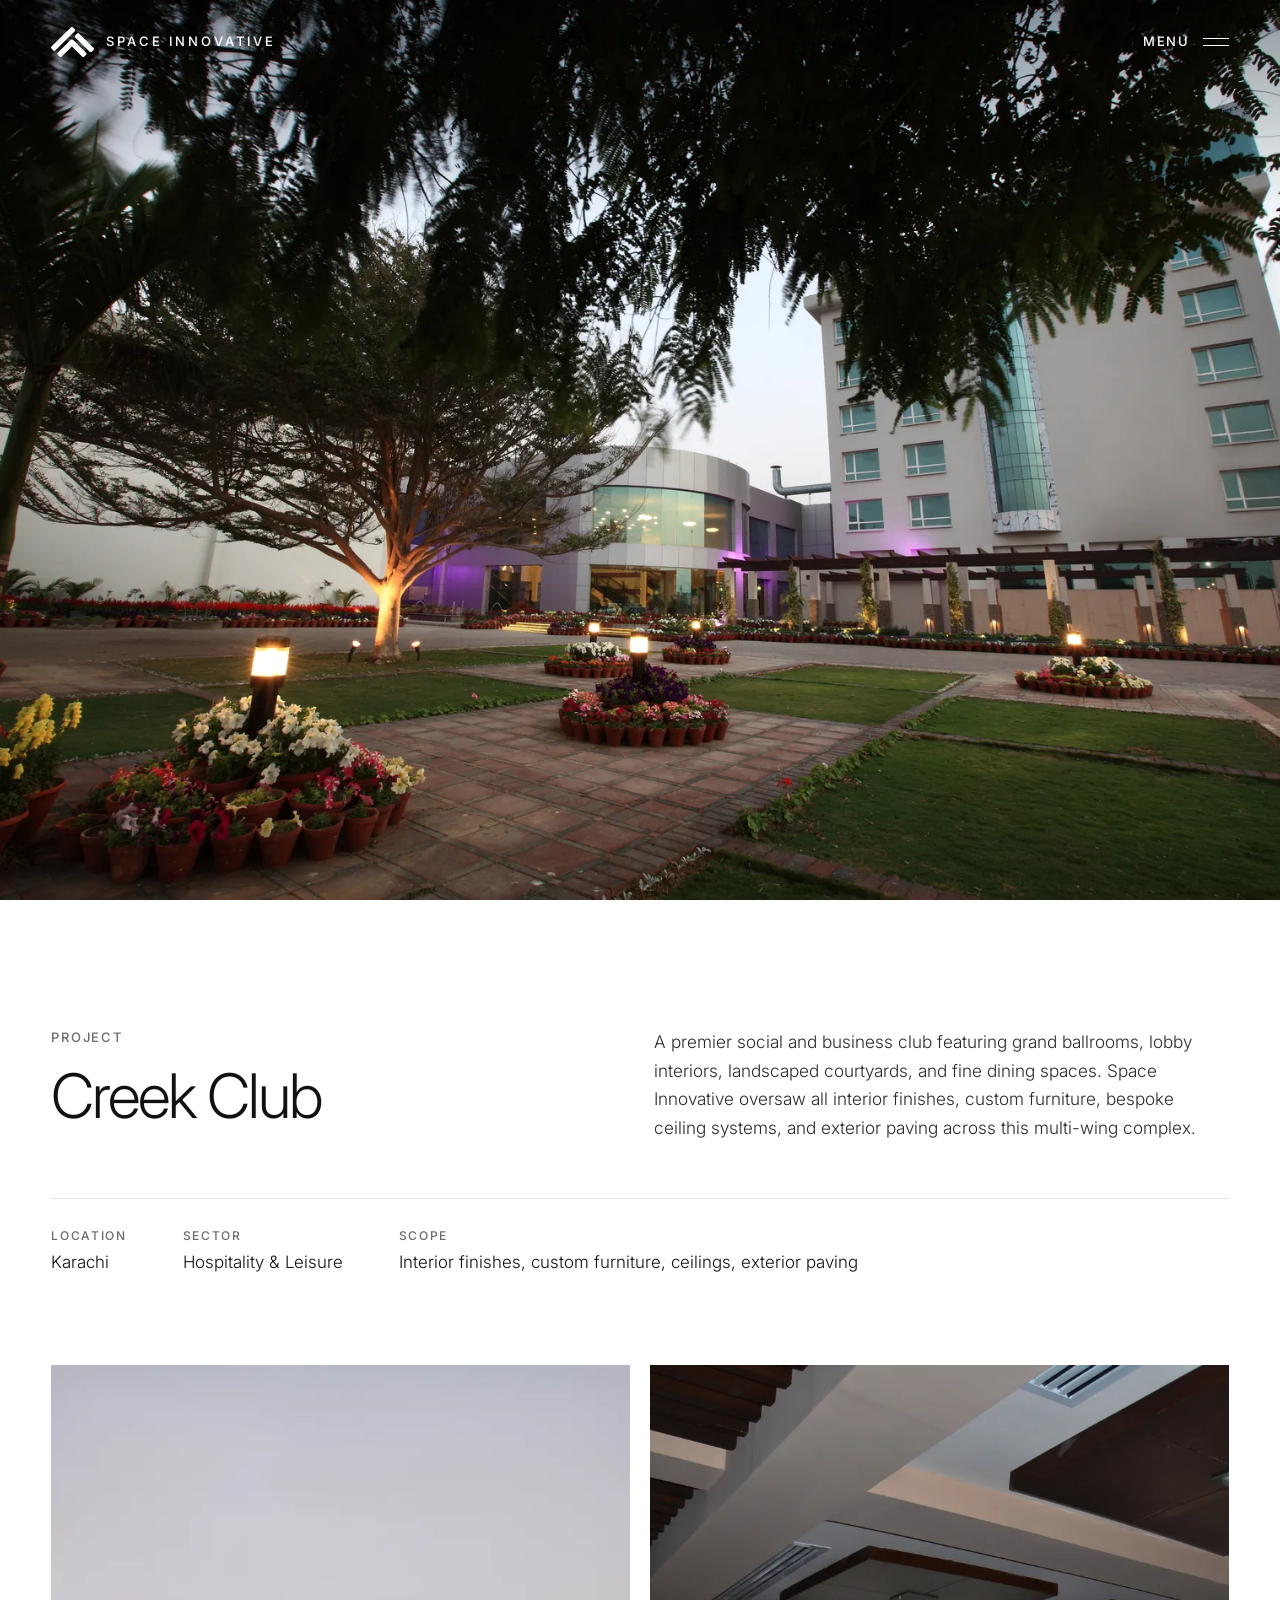
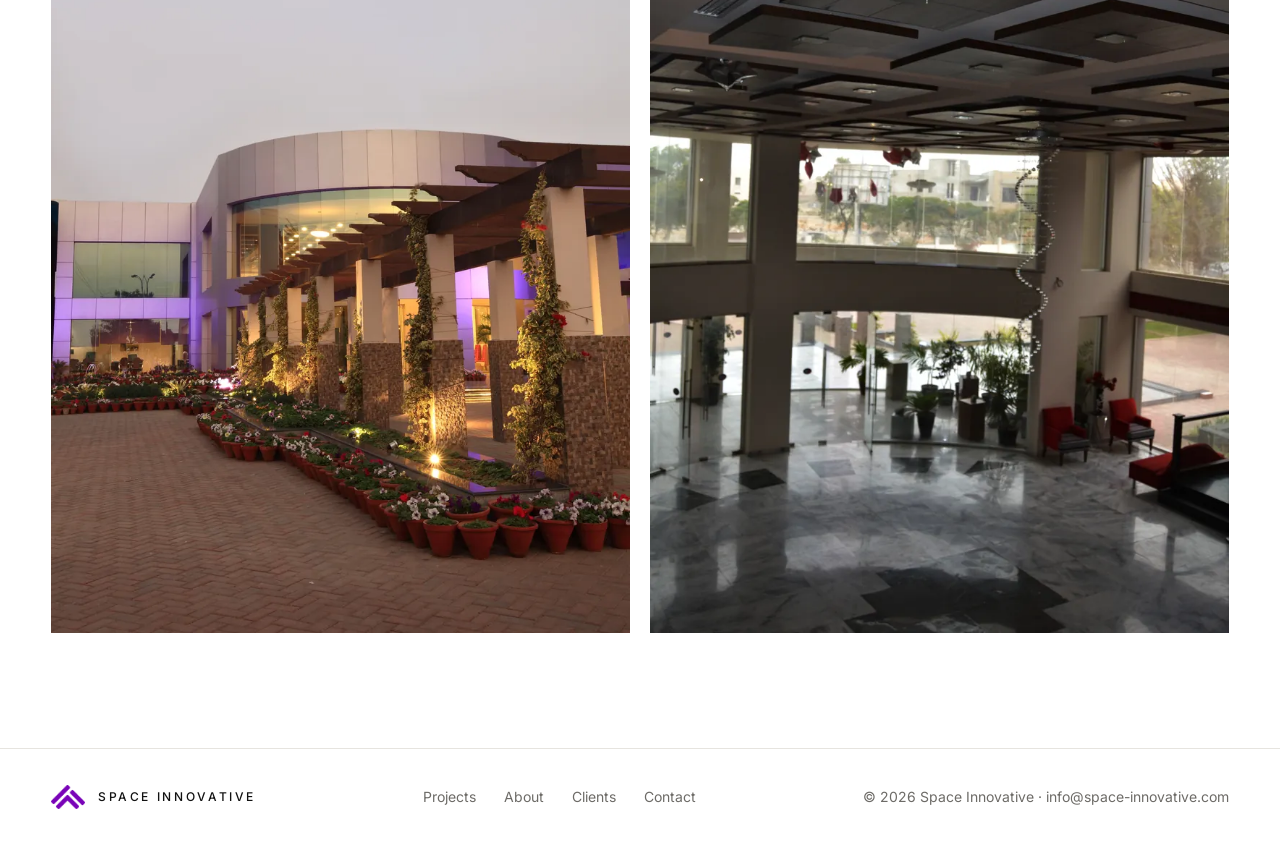
<file: projects/creek-club.html>
<!doctype html>
<html lang="en">
<head>
<meta charset="utf-8">
<meta name="viewport" content="width=device-width, initial-scale=1">
<title>Creek Club — Space Innovative</title>
<meta name="description" content="A premier social and business club featuring grand ballrooms, lobby interiors, landscaped courtyards, and fine dining spaces. Space Innovative oversaw all interior finishes, custom…">
<link rel="canonical" href="https://space-innovative.com/projects/creek-club.html">
<meta property="og:type" content="website">
<meta property="og:site_name" content="Space Innovative">
<meta property="og:title" content="Creek Club — Space Innovative">
<meta property="og:description" content="A premier social and business club featuring grand ballrooms, lobby interiors, landscaped courtyards, and fine dining spaces. Space Innovative oversaw all interior finishes, custom…">
<meta property="og:url" content="https://space-innovative.com/projects/creek-club.html">
<meta property="og:image" content="https://space-innovative.com/assets/images/creek-club/cover-1600.webp">
<meta name="twitter:card" content="summary_large_image">
<meta name="theme-color" content="#ffffff">
<link rel="icon" type="image/png" href="../favicon.png">
<link rel="preconnect" href="https://fonts.googleapis.com">
<link rel="preconnect" href="https://fonts.gstatic.com" crossorigin>
<link href="https://fonts.googleapis.com/css2?family=Inter:wght@300;400;500&display=swap" rel="stylesheet">
<link rel="stylesheet" href="../assets/css/style.css">
<script>document.documentElement.classList.add('js')</script>
<link rel="preload" as="image" href="../assets/images/creek-club/cover-1600.webp" imagesrcset="../assets/images/creek-club/cover-800.webp 800w, ../assets/images/creek-club/cover-1600.webp 1600w, ../assets/images/creek-club/cover-2400.webp 2400w" imagesizes="100vw" fetchpriority="high">
</head>
<body>
<a class="skip" href="#main">Skip to content</a>

<header class="nav" data-nav>
  <div class="nav-inner">
    <a class="brand" href="../index.html" aria-label="Space Innovative — home">
      <img class="logo-light" src="../assets/img/logo-white.png" alt="" width="640" height="453">
      <img class="logo-dark" src="../assets/img/logo.png" alt="" width="640" height="453">
      <span>Space Innovative</span>
    </a>
    <button class="menu-btn" type="button" data-menu-open aria-expanded="false" aria-controls="menu"><span>Menu</span><i aria-hidden="true"></i></button>
  </div>
</header>

<div class="panel" id="menu" role="dialog" aria-modal="true" aria-label="Menu">
  <div class="panel-scrim" data-menu-close></div>
  <div class="panel-sheet">
    <div class="panel-head"><button class="menu-btn panel-close" type="button" data-menu-close><span>Close</span></button></div>
    <nav class="panel-links" aria-label="Main">
      <a href="../index.html#projects">Projects</a>
      <div class="panel-sub">
        <a href="../projects/boeing-747-park.html">Boeing 747 Park</a>
        <a href="../projects/creek-club.html">Creek Club</a>
        <a href="../projects/bat-headquarters.html">BAT Headquarters</a>
        <a href="../projects/philip-morris-buhler.html">Philip Morris &amp; Bühler Offices</a>
        <a href="../projects/residential.html">Residential</a>
      </div>
      <a href="../index.html#about">About</a>
      <a href="../index.html#clients">Clients</a>
      <a href="../index.html#contact">Contact</a>
    </nav>
    <div class="panel-foot">
      <a href="mailto:info@space-innovative.com">info@space-innovative.com</a>
      <span>&copy; <span data-year>2026</span> Space Innovative</span>
    </div>
  </div>
</div>

<main id="main">
  <section class="p-hero" data-hero>
    <img src="../assets/images/creek-club/cover-1600.webp" srcset="../assets/images/creek-club/cover-800.webp 800w, ../assets/images/creek-club/cover-1600.webp 1600w, ../assets/images/creek-club/cover-2400.webp 2400w" sizes="100vw" width="5616" height="3744" alt="Club building and landscaped courtyard at dusk" fetchpriority="high" decoding="async">
  </section>

  <section class="section p-intro">
    <div class="wrap p-intro-grid">
      <div class="p-title reveal">
        <p class="label">Project</p>
        <h1>Creek Club</h1>
      </div>
      <p class="p-desc reveal">A premier social and business club featuring grand ballrooms, lobby interiors, landscaped courtyards, and fine dining spaces. Space Innovative oversaw all interior finishes, custom furniture, bespoke ceiling systems, and exterior paving across this multi-wing complex.</p>
      <dl class="p-meta reveal">
        <div><dt>Location</dt><dd>Karachi</dd></div>
        <div><dt>Sector</dt><dd>Hospitality &amp; Leisure</dd></div>
        <div><dt>Scope</dt><dd>Interior finishes, custom furniture, ceilings, exterior paving</dd></div>
      </dl>
    </div>
  </section>

  <section class="gallery" aria-label="Project images">
      <div class="row reveal">
        <figure style="--ar:0.6667">
          <img src="../assets/images/creek-club/grounds-1600.webp" srcset="../assets/images/creek-club/grounds-800.webp 800w, ../assets/images/creek-club/grounds-1600.webp 1600w, ../assets/images/creek-club/grounds-2400.webp 2400w" sizes="(max-width: 700px) 100vw, 50vw" width="3744" height="5616" alt="Curved clubhouse entrance with pergola and flower beds at dusk" loading="lazy" decoding="async">
        </figure>
        <figure style="--ar:0.6667">
          <img src="../assets/images/creek-club/lobby-1600.webp" srcset="../assets/images/creek-club/lobby-800.webp 800w, ../assets/images/creek-club/lobby-1600.webp 1600w, ../assets/images/creek-club/lobby-2400.webp 2400w" sizes="(max-width: 700px) 100vw, 50vw" width="3072" height="4608" alt="Double-height lobby with timber ceiling panels and marble floor" loading="lazy" decoding="async">
        </figure>
      </div>
  </section>

</main>

<footer class="footer">
  <div class="footer-row">
    <a class="brand" href="../index.html" aria-label="Space Innovative — home">
      <img src="../assets/img/logo.png" alt="" width="640" height="453">
      <span>Space Innovative</span>
    </a>
    <nav class="footer-links" aria-label="Footer">
      <a href="../index.html#projects">Projects</a>
      <a href="../index.html#about">About</a>
      <a href="../index.html#clients">Clients</a>
      <a href="../index.html#contact">Contact</a>
    </nav>
    <p>&copy; <span data-year>2026</span> Space Innovative &middot; <a class="mail" href="mailto:info@space-innovative.com">info@space-innovative.com</a></p>
  </div>
</footer>

<script src="../assets/js/main.js" defer></script>
</body>
</html>
</file>
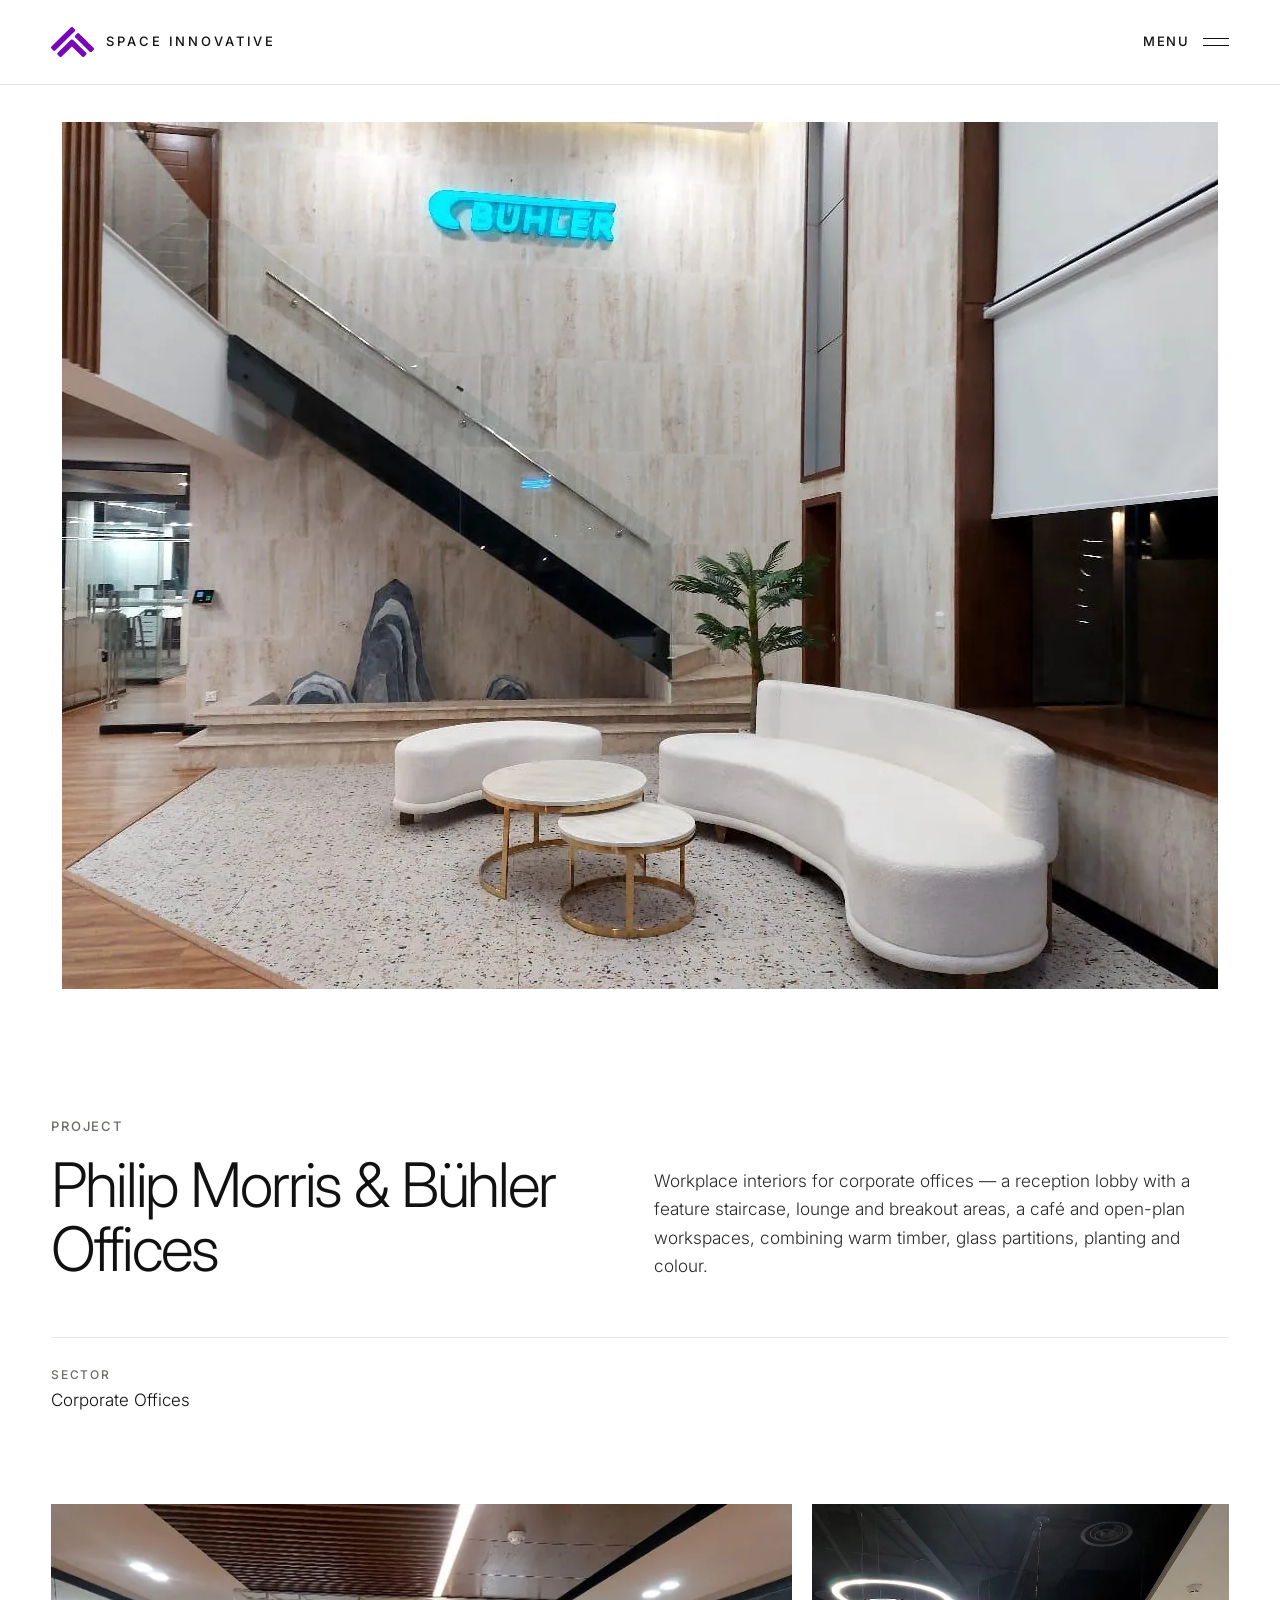
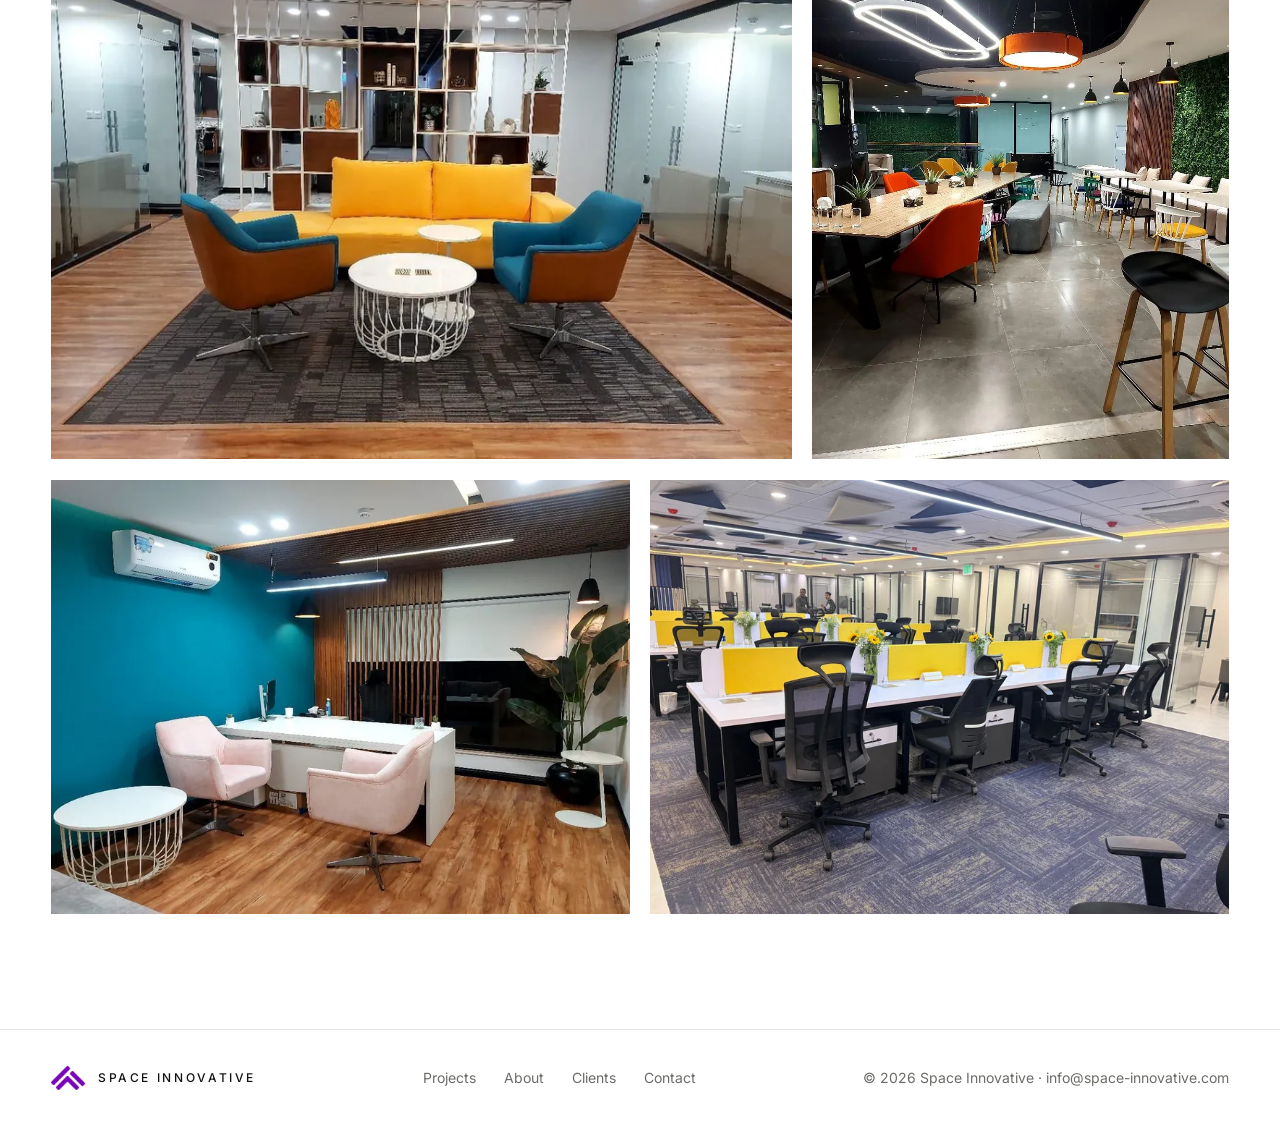
<file: projects/philip-morris-buhler.html>
<!doctype html>
<html lang="en">
<head>
<meta charset="utf-8">
<meta name="viewport" content="width=device-width, initial-scale=1">
<title>Philip Morris &amp; Bühler Offices — Space Innovative</title>
<meta name="description" content="Workplace interiors for corporate offices — a reception lobby with a feature staircase, lounge and breakout areas, a café and open-plan workspaces, combining warm timber, glass partitions,…">
<link rel="canonical" href="https://space-innovative.com/projects/philip-morris-buhler.html">
<meta property="og:type" content="website">
<meta property="og:site_name" content="Space Innovative">
<meta property="og:title" content="Philip Morris &amp; Bühler Offices — Space Innovative">
<meta property="og:description" content="Workplace interiors for corporate offices — a reception lobby with a feature staircase, lounge and breakout areas, a café and open-plan workspaces, combining warm timber, glass partitions,…">
<meta property="og:url" content="https://space-innovative.com/projects/philip-morris-buhler.html">
<meta property="og:image" content="https://space-innovative.com/assets/images/philip-morris-buhler/cover-1156.webp">
<meta name="twitter:card" content="summary_large_image">
<meta name="theme-color" content="#ffffff">
<link rel="icon" type="image/png" href="../favicon.png">
<link rel="preconnect" href="https://fonts.googleapis.com">
<link rel="preconnect" href="https://fonts.gstatic.com" crossorigin>
<link href="https://fonts.googleapis.com/css2?family=Inter:wght@300;400;500&display=swap" rel="stylesheet">
<link rel="stylesheet" href="../assets/css/style.css">
<script>document.documentElement.classList.add('js')</script>
<link rel="preload" as="image" href="../assets/images/philip-morris-buhler/cover-1156.webp" imagesrcset="../assets/images/philip-morris-buhler/cover-800.webp 800w, ../assets/images/philip-morris-buhler/cover-1156.webp 1156w" imagesizes="100vw" fetchpriority="high">
</head>
<body>
<a class="skip" href="#main">Skip to content</a>

<header class="nav" data-nav>
  <div class="nav-inner">
    <a class="brand" href="../index.html" aria-label="Space Innovative — home">
      <img class="logo-light" src="../assets/img/logo-white.png" alt="" width="640" height="453">
      <img class="logo-dark" src="../assets/img/logo.png" alt="" width="640" height="453">
      <span>Space Innovative</span>
    </a>
    <button class="menu-btn" type="button" data-menu-open aria-expanded="false" aria-controls="menu"><span>Menu</span><i aria-hidden="true"></i></button>
  </div>
</header>

<div class="panel" id="menu" role="dialog" aria-modal="true" aria-label="Menu">
  <div class="panel-scrim" data-menu-close></div>
  <div class="panel-sheet">
    <div class="panel-head"><button class="menu-btn panel-close" type="button" data-menu-close><span>Close</span></button></div>
    <nav class="panel-links" aria-label="Main">
      <a href="../index.html#projects">Projects</a>
      <div class="panel-sub">
        <a href="../projects/boeing-747-park.html">Boeing 747 Park</a>
        <a href="../projects/creek-club.html">Creek Club</a>
        <a href="../projects/bat-headquarters.html">BAT Headquarters</a>
        <a href="../projects/philip-morris-buhler.html">Philip Morris &amp; Bühler Offices</a>
        <a href="../projects/residential.html">Residential</a>
      </div>
      <a href="../index.html#about">About</a>
      <a href="../index.html#clients">Clients</a>
      <a href="../index.html#contact">Contact</a>
    </nav>
    <div class="panel-foot">
      <a href="mailto:info@space-innovative.com">info@space-innovative.com</a>
      <span>&copy; <span data-year>2026</span> Space Innovative</span>
    </div>
  </div>
</div>

<main id="main">
  <section class="p-hero is-contained" data-hero style="--w:1156px">
    <img src="../assets/images/philip-morris-buhler/cover-1156.webp" srcset="../assets/images/philip-morris-buhler/cover-800.webp 800w, ../assets/images/philip-morris-buhler/cover-1156.webp 1156w" sizes="100vw" width="1156" height="867" alt="Reception lobby with a feature staircase and illuminated Bühler sign" fetchpriority="high" decoding="async">
  </section>

  <section class="section p-intro">
    <div class="wrap p-intro-grid">
      <div class="p-title reveal">
        <p class="label">Project</p>
        <h1>Philip Morris &amp; Bühler Offices</h1>
      </div>
      <p class="p-desc reveal">Workplace interiors for corporate offices — a reception lobby with a feature staircase, lounge and breakout areas, a café and open-plan workspaces, combining warm timber, glass partitions, planting and colour.</p>
      <dl class="p-meta reveal">
        <div><dt>Sector</dt><dd>Corporate Offices</dd></div>
      </dl>
    </div>
  </section>

  <section class="gallery" aria-label="Project images">
      <div class="row reveal">
        <figure style="--ar:1.3333">
          <img src="../assets/images/philip-morris-buhler/lounge-1156.webp" srcset="../assets/images/philip-morris-buhler/lounge-800.webp 800w, ../assets/images/philip-morris-buhler/lounge-1156.webp 1156w" sizes="(max-width: 700px) 100vw, 50vw" width="1156" height="867" alt="Lounge area with a yellow sofa, open shelving and glass partitions" loading="lazy" decoding="async">
        </figure>
        <figure style="--ar:0.7500">
          <img src="../assets/images/philip-morris-buhler/cafe-867.webp" srcset="../assets/images/philip-morris-buhler/cafe-800.webp 800w, ../assets/images/philip-morris-buhler/cafe-867.webp 867w" sizes="(max-width: 700px) 100vw, 50vw" width="867" height="1156" alt="Café with oval pendant lighting, a green wall and timber tables" loading="lazy" decoding="async">
        </figure>
      </div>
      <div class="row reveal">
        <figure style="--ar:1.3333">
          <img src="../assets/images/philip-morris-buhler/office-1156.webp" srcset="../assets/images/philip-morris-buhler/office-800.webp 800w, ../assets/images/philip-morris-buhler/office-1156.webp 1156w" sizes="(max-width: 700px) 100vw, 50vw" width="1156" height="867" alt="Executive office with a teal feature wall and pink armchairs" loading="lazy" decoding="async">
        </figure>
        <figure style="--ar:1.3333">
          <img src="../assets/images/philip-morris-buhler/workspace-1600.webp" srcset="../assets/images/philip-morris-buhler/workspace-800.webp 800w, ../assets/images/philip-morris-buhler/workspace-1600.webp 1600w, ../assets/images/philip-morris-buhler/workspace-2400.webp 2400w" sizes="(max-width: 700px) 100vw, 50vw" width="4160" height="3120" alt="Open-plan workspace with yellow desk screens and blue carpet" loading="lazy" decoding="async">
        </figure>
      </div>
  </section>

</main>

<footer class="footer">
  <div class="footer-row">
    <a class="brand" href="../index.html" aria-label="Space Innovative — home">
      <img src="../assets/img/logo.png" alt="" width="640" height="453">
      <span>Space Innovative</span>
    </a>
    <nav class="footer-links" aria-label="Footer">
      <a href="../index.html#projects">Projects</a>
      <a href="../index.html#about">About</a>
      <a href="../index.html#clients">Clients</a>
      <a href="../index.html#contact">Contact</a>
    </nav>
    <p>&copy; <span data-year>2026</span> Space Innovative &middot; <a class="mail" href="mailto:info@space-innovative.com">info@space-innovative.com</a></p>
  </div>
</footer>

<script src="../assets/js/main.js" defer></script>
</body>
</html>
</file>
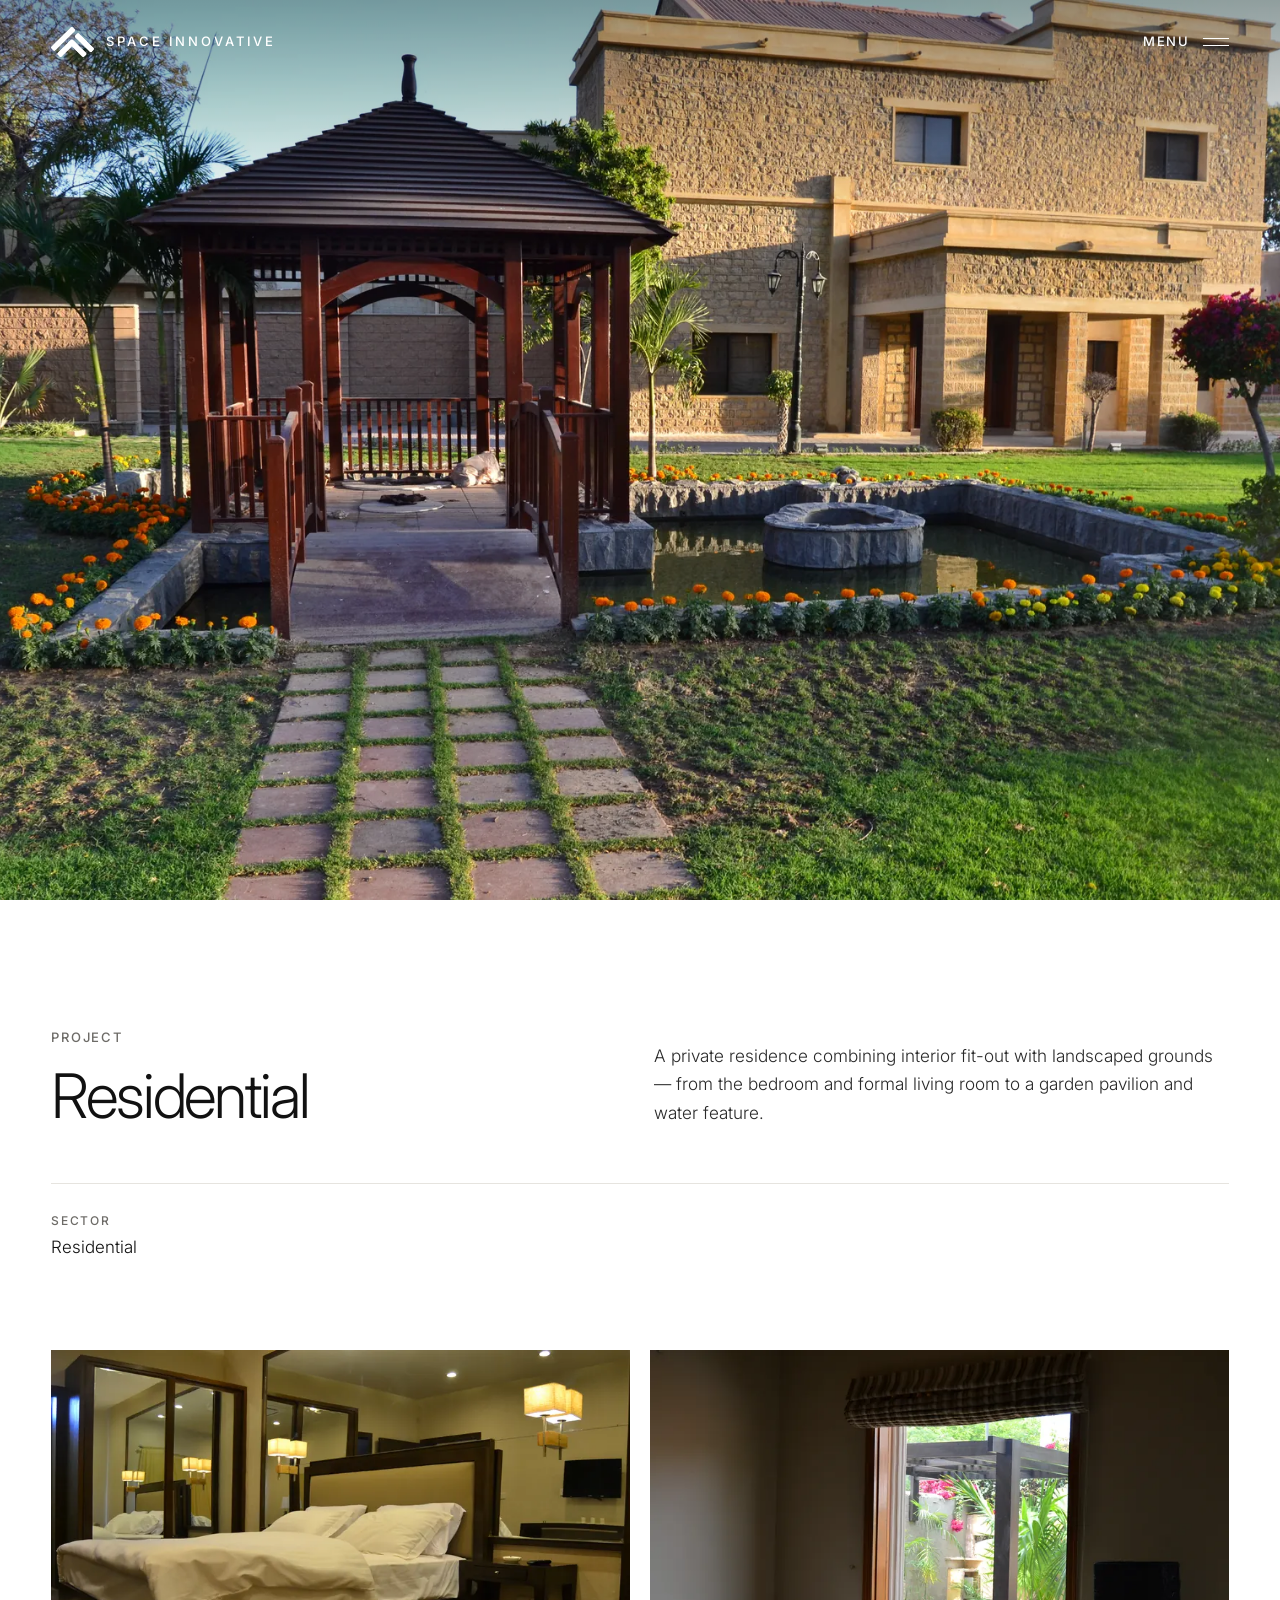
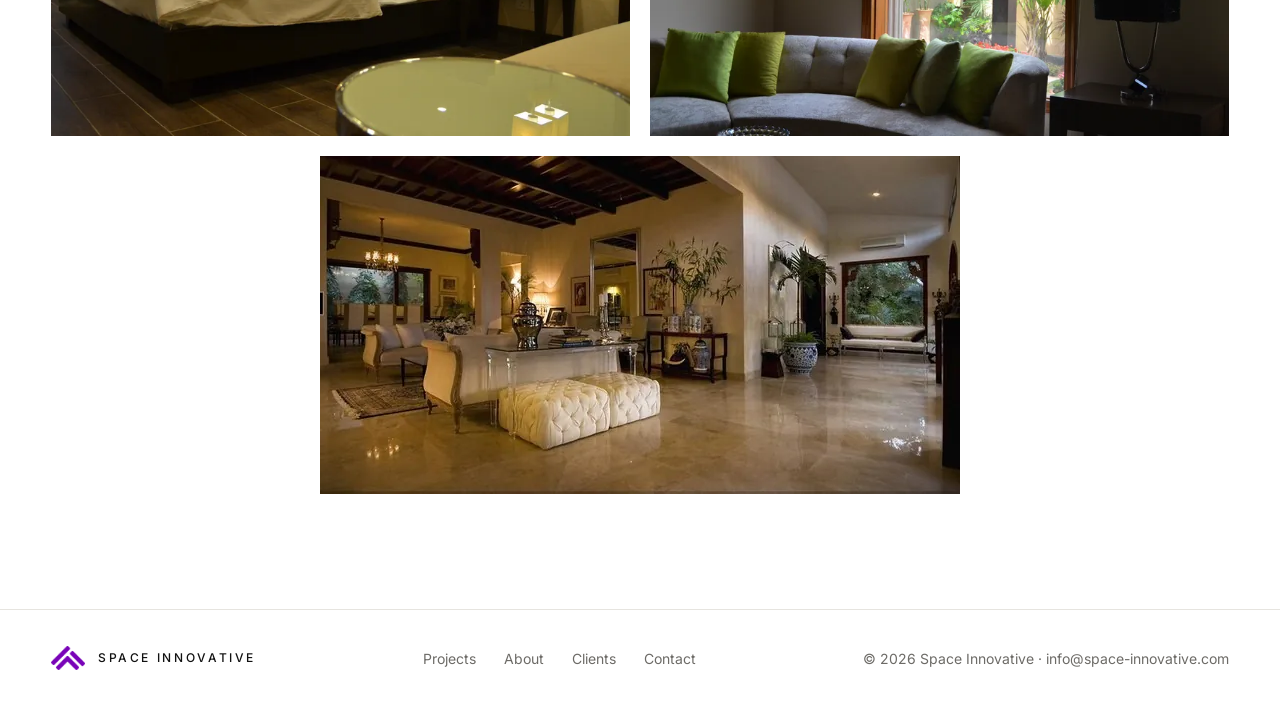
<file: projects/residential.html>
<!doctype html>
<html lang="en">
<head>
<meta charset="utf-8">
<meta name="viewport" content="width=device-width, initial-scale=1">
<title>Residential — Space Innovative</title>
<meta name="description" content="A private residence combining interior fit-out with landscaped grounds — from the bedroom and formal living room to a garden pavilion and water feature.">
<link rel="canonical" href="https://space-innovative.com/projects/residential.html">
<meta property="og:type" content="website">
<meta property="og:site_name" content="Space Innovative">
<meta property="og:title" content="Residential — Space Innovative">
<meta property="og:description" content="A private residence combining interior fit-out with landscaped grounds — from the bedroom and formal living room to a garden pavilion and water feature.">
<meta property="og:url" content="https://space-innovative.com/projects/residential.html">
<meta property="og:image" content="https://space-innovative.com/assets/images/residential/cover-1600.webp">
<meta name="twitter:card" content="summary_large_image">
<meta name="theme-color" content="#ffffff">
<link rel="icon" type="image/png" href="../favicon.png">
<link rel="preconnect" href="https://fonts.googleapis.com">
<link rel="preconnect" href="https://fonts.gstatic.com" crossorigin>
<link href="https://fonts.googleapis.com/css2?family=Inter:wght@300;400;500&display=swap" rel="stylesheet">
<link rel="stylesheet" href="../assets/css/style.css">
<script>document.documentElement.classList.add('js')</script>
<link rel="preload" as="image" href="../assets/images/residential/cover-1600.webp" imagesrcset="../assets/images/residential/cover-800.webp 800w, ../assets/images/residential/cover-1600.webp 1600w, ../assets/images/residential/cover-2400.webp 2400w" imagesizes="100vw" fetchpriority="high">
</head>
<body>
<a class="skip" href="#main">Skip to content</a>

<header class="nav" data-nav>
  <div class="nav-inner">
    <a class="brand" href="../index.html" aria-label="Space Innovative — home">
      <img class="logo-light" src="../assets/img/logo-white.png" alt="" width="640" height="453">
      <img class="logo-dark" src="../assets/img/logo.png" alt="" width="640" height="453">
      <span>Space Innovative</span>
    </a>
    <button class="menu-btn" type="button" data-menu-open aria-expanded="false" aria-controls="menu"><span>Menu</span><i aria-hidden="true"></i></button>
  </div>
</header>

<div class="panel" id="menu" role="dialog" aria-modal="true" aria-label="Menu">
  <div class="panel-scrim" data-menu-close></div>
  <div class="panel-sheet">
    <div class="panel-head"><button class="menu-btn panel-close" type="button" data-menu-close><span>Close</span></button></div>
    <nav class="panel-links" aria-label="Main">
      <a href="../index.html#projects">Projects</a>
      <div class="panel-sub">
        <a href="../projects/boeing-747-park.html">Boeing 747 Park</a>
        <a href="../projects/creek-club.html">Creek Club</a>
        <a href="../projects/bat-headquarters.html">BAT Headquarters</a>
        <a href="../projects/philip-morris-buhler.html">Philip Morris &amp; Bühler Offices</a>
        <a href="../projects/residential.html">Residential</a>
      </div>
      <a href="../index.html#about">About</a>
      <a href="../index.html#clients">Clients</a>
      <a href="../index.html#contact">Contact</a>
    </nav>
    <div class="panel-foot">
      <a href="mailto:info@space-innovative.com">info@space-innovative.com</a>
      <span>&copy; <span data-year>2026</span> Space Innovative</span>
    </div>
  </div>
</div>

<main id="main">
  <section class="p-hero" data-hero>
    <img src="../assets/images/residential/cover-1600.webp" srcset="../assets/images/residential/cover-800.webp 800w, ../assets/images/residential/cover-1600.webp 1600w, ../assets/images/residential/cover-2400.webp 2400w" sizes="100vw" width="4608" height="3072" alt="Garden pavilion and pond in front of the main house" fetchpriority="high" decoding="async">
  </section>

  <section class="section p-intro">
    <div class="wrap p-intro-grid">
      <div class="p-title reveal">
        <p class="label">Project</p>
        <h1>Residential</h1>
      </div>
      <p class="p-desc reveal">A private residence combining interior fit-out with landscaped grounds — from the bedroom and formal living room to a garden pavilion and water feature.</p>
      <dl class="p-meta reveal">
        <div><dt>Sector</dt><dd>Residential</dd></div>
      </dl>
    </div>
  </section>

  <section class="gallery" aria-label="Project images">
      <div class="row reveal">
        <figure style="--ar:1.5000">
          <img src="../assets/images/residential/bedroom-1600.webp" srcset="../assets/images/residential/bedroom-800.webp 800w, ../assets/images/residential/bedroom-1600.webp 1600w, ../assets/images/residential/bedroom-2400.webp 2400w" sizes="(max-width: 700px) 100vw, 50vw" width="4608" height="3072" alt="Bedroom with an upholstered headboard and warm lighting" loading="lazy" decoding="async">
        </figure>
        <figure style="--ar:1.5000">
          <img src="../assets/images/residential/sofa-1600.webp" srcset="../assets/images/residential/sofa-800.webp 800w, ../assets/images/residential/sofa-1600.webp 1600w, ../assets/images/residential/sofa-2400.webp 2400w" sizes="(max-width: 700px) 100vw, 50vw" width="4608" height="3072" alt="Sofa with green cushions beside a garden window" loading="lazy" decoding="async">
        </figure>
      </div>
      <div class="row narrow reveal" style="max-width:640px">
        <figure style="--ar:1.8935">
          <img src="../assets/images/residential/living-room-640.webp" srcset="../assets/images/residential/living-room-640.webp 640w" sizes="(max-width: 700px) 100vw, 100vw" width="640" height="338" alt="Traditional living room with marble flooring" loading="lazy" decoding="async">
        </figure>
      </div>
  </section>

</main>

<footer class="footer">
  <div class="footer-row">
    <a class="brand" href="../index.html" aria-label="Space Innovative — home">
      <img src="../assets/img/logo.png" alt="" width="640" height="453">
      <span>Space Innovative</span>
    </a>
    <nav class="footer-links" aria-label="Footer">
      <a href="../index.html#projects">Projects</a>
      <a href="../index.html#about">About</a>
      <a href="../index.html#clients">Clients</a>
      <a href="../index.html#contact">Contact</a>
    </nav>
    <p>&copy; <span data-year>2026</span> Space Innovative &middot; <a class="mail" href="mailto:info@space-innovative.com">info@space-innovative.com</a></p>
  </div>
</footer>

<script src="../assets/js/main.js" defer></script>
</body>
</html>
</file>
<file: assets/css/style.css>
/* Space Innovative — shared styles */

:root {
  --bg: #fff;
  --fg: #111;
  --muted: #6d6b67;
  --line: #e6e4df;
  --warm: #b7b5b0;
  --dark: #0e0e0e;
  --accent: #7904b8;

  --pad: clamp(1.25rem, 4vw, 3.5rem);
  --gap: clamp(0.75rem, 1.6vw, 1.5rem);
  --max: 1680px;
  --nav-h: 84px;

  --font: "Inter", system-ui, -apple-system, "Segoe UI", Roboto, Helvetica, Arial, sans-serif;
  --ease: cubic-bezier(0.22, 0.61, 0.36, 1);
}

*, *::before, *::after { box-sizing: border-box; }
* { margin: 0; padding: 0; }

html { scroll-behavior: smooth; -webkit-text-size-adjust: 100%; }

body {
  font-family: var(--font);
  font-weight: 400;
  line-height: 1.5;
  color: var(--fg);
  background: var(--bg);
  -webkit-font-smoothing: antialiased;
  overflow-x: clip;
}

img { display: block; max-width: 100%; height: auto; }
a { color: inherit; text-decoration: none; }
button { font: inherit; color: inherit; background: none; border: 0; cursor: pointer; }
ul { list-style: none; }

::selection { background: var(--accent); color: #fff; }
:focus-visible { outline: 2px solid var(--accent); outline-offset: 3px; }

section[id] { scroll-margin-top: var(--nav-h); }

.skip {
  position: fixed; left: 1rem; top: -4rem; z-index: 100;
  background: #fff; color: var(--fg); padding: 0.6rem 1rem; font-size: 0.875rem;
}
.skip:focus { top: 1rem; }

/* ---------- Type & utilities ---------- */

.label {
  font-size: 0.8125rem; font-weight: 500;
  letter-spacing: 0.14em; text-transform: uppercase;
  color: var(--muted);
}

.section { padding: clamp(4rem, 10vw, 9rem) var(--pad); }
.wrap { max-width: var(--max); margin: 0 auto; }

.btn {
  display: inline-flex; align-items: center; gap: 0.75rem;
  border: 1px solid currentColor; padding: 0.95rem 1.75rem;
  font-size: 0.8125rem; font-weight: 500;
  letter-spacing: 0.14em; text-transform: uppercase;
  transition: background 0.3s, color 0.3s, border-color 0.3s;
}
.btn:hover { background: var(--fg); border-color: var(--fg); color: #fff; }

.link-arrow::after { content: "\2192"; margin-left: 0.6em; display: inline-block; transition: transform 0.3s var(--ease); }
.link-arrow:hover::after { transform: translateX(4px); }

/* Scroll reveal (only active when JS has run) */
.js .reveal { opacity: 0; transform: translateY(28px); transition: opacity 0.9s var(--ease), transform 0.9s var(--ease); }
.js .reveal.is-in { opacity: 1; transform: none; }

/* ---------- Navigation ---------- */

.nav {
  position: fixed; inset: 0 0 auto 0; z-index: 50;
  height: var(--nav-h); color: #fff;
  transition: background 0.35s, color 0.35s, box-shadow 0.35s;
}
.nav-inner {
  height: 100%; display: flex; align-items: center; justify-content: space-between;
  padding: 0 var(--pad);
}
.brand { display: flex; align-items: center; gap: 0.8rem; }
.brand img { height: 30px; width: auto; }
.brand span { font-size: 0.8125rem; font-weight: 500; letter-spacing: 0.22em; text-transform: uppercase; white-space: nowrap; }
.brand .logo-dark { display: none; }

.nav.is-solid { background: rgba(255, 255, 255, 0.96); color: var(--fg); box-shadow: 0 1px 0 var(--line); -webkit-backdrop-filter: blur(10px); backdrop-filter: blur(10px); }
.nav.is-solid .logo-light { display: none; }
.nav.is-solid .logo-dark { display: block; }

.menu-btn {
  display: inline-flex; align-items: center; gap: 0.8rem;
  font-size: 0.8125rem; font-weight: 500; letter-spacing: 0.14em; text-transform: uppercase;
  padding: 0.5rem 0; transition: opacity 0.25s;
}
.menu-btn:hover { opacity: 0.6; }
.menu-btn i { display: grid; gap: 6px; width: 26px; }
.menu-btn i::before, .menu-btn i::after { content: ""; display: block; height: 1px; background: currentColor; }

/* Menu panel (slides in from the right) */
.panel { position: fixed; inset: 0; z-index: 60; visibility: hidden; transition: visibility 0s linear 0.5s; }
.panel.is-open { visibility: visible; transition-delay: 0s; }
.panel-scrim { position: absolute; inset: 0; background: rgba(0, 0, 0, 0.45); opacity: 0; transition: opacity 0.45s; }
.panel.is-open .panel-scrim { opacity: 1; }
.panel-sheet {
  position: absolute; top: 0; right: 0; height: 100%; width: min(560px, 100%);
  background: #fff; color: var(--fg);
  padding: 0 var(--pad) 2rem; overflow-y: auto;
  display: flex; flex-direction: column;
  transform: translateX(100%); transition: transform 0.5s var(--ease);
}
.panel.is-open .panel-sheet { transform: none; }
.panel-head { height: var(--nav-h); display: flex; align-items: center; justify-content: flex-end; flex: none; }
.panel-links { margin-top: 1.5rem; }
.panel-links > a { display: block; padding: 0.4rem 0; font-size: clamp(1.75rem, 3.2vw, 2.25rem); font-weight: 300; letter-spacing: -0.02em; transition: color 0.25s; }
.panel-links a:hover { color: var(--warm); }
.panel-sub { margin: 0.25rem 0 1.25rem; padding-left: 0.1rem; }
.panel-sub a { display: block; padding: 0.3rem 0; font-size: 1rem; color: var(--muted); transition: color 0.25s; }
.panel-sub a:hover { color: var(--fg); }
.panel-foot { margin-top: auto; padding-top: 3rem; font-size: 0.875rem; color: var(--muted); display: grid; gap: 0.35rem; }
.panel-foot a { color: var(--fg); text-decoration: underline; text-underline-offset: 0.2em; text-decoration-thickness: 1px; }

/* ---------- Home hero ---------- */

.hero {
  position: relative; height: 100vh; height: 100svh; min-height: 520px;
  background: #000; color: #fff; overflow: hidden;
}
.slide { position: absolute; inset: 0; opacity: 0; transition: opacity 1.4s ease; }
.slide.is-active { opacity: 1; }
.slide img { width: 100%; height: 100%; object-fit: cover; }
.hero::after {
  content: ""; position: absolute; inset: 0; pointer-events: none;
  background:
    linear-gradient(to top, rgba(0, 0, 0, 0.6), rgba(0, 0, 0, 0) 50%),
    linear-gradient(to bottom, rgba(0, 0, 0, 0.38), rgba(0, 0, 0, 0) 22%);
}
.hero-copy {
  position: absolute; z-index: 2; left: var(--pad); right: var(--pad);
  bottom: clamp(1.5rem, 5vh, 3.5rem);
  display: flex; align-items: flex-end; justify-content: space-between; gap: 2rem;
}
.hero h1 { font-size: clamp(2.1rem, 5.4vw, 5rem); font-weight: 300; line-height: 1.04; letter-spacing: -0.035em; }
.hero-caption {
  display: inline-block; margin-top: 1.5rem;
  font-size: 0.75rem; font-weight: 500; letter-spacing: 0.14em; text-transform: uppercase; opacity: 0.9;
}
.hero-caption:hover { opacity: 1; text-decoration: underline; text-underline-offset: 0.3em; text-decoration-thickness: 1px; }
.dots { display: flex; gap: 0.35rem; flex: none; padding-bottom: 0.35rem; }
.dots button { position: relative; width: 30px; height: 2px; background: rgba(255, 255, 255, 0.4); transition: background 0.3s; }
.dots button::before { content: ""; position: absolute; inset: -14px 0; }
.dots button.is-active { background: #fff; }

/* ---------- Home: statement ---------- */

.statement h2 {
  font-size: clamp(1.625rem, 3.3vw, 3.25rem); font-weight: 300;
  line-height: 1.18; letter-spacing: -0.02em; max-width: 27em;
}
.statement .btn { margin-top: clamp(2rem, 4vw, 3.5rem); }

/* ---------- Home: projects grid ---------- */

.projects { padding-top: 0; }
.projects-head { margin-bottom: clamp(1.5rem, 3vw, 2.5rem); }

.projects-grid {
  display: grid; grid-template-columns: repeat(8, 1fr);
  column-gap: clamp(1rem, 2.2vw, 2rem); row-gap: clamp(2rem, 5vw, 5rem);
}
.p1 { grid-row: 1; grid-column: 3 / 9; }
.p2 { grid-row: 2; grid-column: 1 / 5; }
.p3 { grid-row: 2; grid-column: 6 / 9; align-self: end; }
.p4 { grid-row: 3; grid-column: 2 / 7; }
.p5 { grid-row: 4; grid-column: 1 / 6; }

.card { display: block; position: relative; }
.card-media { position: relative; overflow: hidden; aspect-ratio: var(--ar, 4 / 3); background: #e4e2dd; }
.card-media img { width: 100%; height: 100%; object-fit: cover; transition: transform 1.2s var(--ease); }
.card-media::after { content: ""; position: absolute; inset: 0; background: linear-gradient(to top, rgba(0, 0, 0, 0.55), rgba(0, 0, 0, 0) 45%); pointer-events: none; }
.card:hover .card-media img { transform: scale(1.035); }
.card-text { position: absolute; z-index: 1; left: 1.25rem; right: 1.25rem; bottom: 1.1rem; color: #fff; }
.card-title { font-size: clamp(1.05rem, 1.6vw, 1.5rem); font-weight: 400; letter-spacing: -0.01em; line-height: 1.2; }
.card-meta { margin-top: 0.3rem; font-size: 0.75rem; letter-spacing: 0.12em; text-transform: uppercase; opacity: 0.85; }

@media (max-width: 767px) {
  .projects-grid { grid-template-columns: repeat(6, 1fr); }
  .p1, .p2, .p3, .p4, .p5 { grid-row: auto; align-self: auto; }
  .p1 { grid-column: 1 / 7; }
  .p2 { grid-column: 1 / 6; }
  .p3 { grid-column: 2 / 7; }
  .p4 { grid-column: 1 / 6; }
  .p5 { grid-column: 2 / 7; }
  .card-media::after { display: none; }
  .card-text { position: static; color: var(--fg); padding-top: 0.8rem; }
  .card-meta { color: var(--muted); opacity: 1; }
}

/* ---------- Home: recognition ---------- */

.award { border-top: 1px solid var(--line); text-align: center; }
.award blockquote {
  margin: 1.5rem auto 2rem; max-width: 16em;
  font-size: clamp(1.9rem, 4.4vw, 4rem); font-weight: 300; line-height: 1.1; letter-spacing: -0.03em;
}
.award cite { font-style: normal; font-size: 0.8125rem; letter-spacing: 0.12em; text-transform: uppercase; color: var(--muted); line-height: 1.9; }

/* ---------- Home: about ---------- */

.about { border-top: 1px solid var(--line); }
.about-grid { display: grid; grid-template-columns: repeat(8, 1fr); column-gap: clamp(1rem, 2.2vw, 2rem); row-gap: 3rem; }
.about-grid > .label { grid-column: 1 / 3; }
.about-body { grid-column: 3 / 9; }
.lead { font-size: clamp(1.25rem, 2.1vw, 1.875rem); font-weight: 300; line-height: 1.35; letter-spacing: -0.015em; }
.lead + .lead { margin-top: 1.25rem; color: var(--muted); }
.about-cols { display: grid; grid-template-columns: repeat(2, 1fr); gap: 3rem clamp(1rem, 2.2vw, 2rem); margin-top: clamp(3rem, 6vw, 5rem); }
.about-cols h3 { margin-bottom: 1rem; }
.list-lines li { padding: 0.8rem 0; border-top: 1px solid var(--line); font-size: 1.0625rem; font-weight: 300; }
.list-lines li:last-child { border-bottom: 1px solid var(--line); }
.partner { display: flex; flex-direction: column; gap: 0.15rem; }
.partner strong { font-weight: 300; font-size: 1.0625rem; }
.partner span { font-size: 0.75rem; letter-spacing: 0.12em; text-transform: uppercase; color: var(--muted); }

/* ---------- Home: clients (dark) ---------- */

.dark { background: var(--dark); color: #fff; }
.dark .label { color: rgba(255, 255, 255, 0.55); }
.clients-list { columns: 3; column-gap: clamp(1rem, 2.2vw, 2rem); margin-top: clamp(1.5rem, 3vw, 2.5rem); }
.clients-list li {
  break-inside: avoid; padding: 1rem 0; border-top: 1px solid rgba(255, 255, 255, 0.14);
  font-size: 1.0625rem; font-weight: 300; color: rgba(255, 255, 255, 0.8);
  transition: color 0.25s, padding-left 0.35s var(--ease);
}
.clients-list li:hover { color: #fff; padding-left: 0.6rem; }

/* ---------- Home: contact ---------- */

.contact-mail {
  display: inline-block; margin-top: 1.25rem;
  font-size: clamp(1.6rem, 5.2vw, 4.75rem); font-weight: 300; letter-spacing: -0.035em; line-height: 1.1;
  text-decoration: underline; text-decoration-thickness: 1px; text-underline-offset: 0.12em;
  overflow-wrap: anywhere; transition: color 0.3s;
}
.contact-mail:hover { color: var(--warm); }

/* ---------- Footer ---------- */

.footer { border-top: 1px solid var(--line); padding: 2.25rem var(--pad); font-size: 0.875rem; color: var(--muted); }
.footer-row { display: flex; flex-wrap: wrap; align-items: center; justify-content: space-between; gap: 1.25rem 2rem; }
.footer .brand img { height: 24px; }
.footer .brand span { color: var(--fg); font-size: 0.75rem; }
.footer-links { display: flex; flex-wrap: wrap; gap: 0.5rem 1.75rem; }
.footer-links a:hover, .footer a.mail:hover { color: var(--fg); }

/* ---------- Project page ---------- */

.p-hero { position: relative; height: 100vh; height: 100svh; min-height: 480px; background: #000; overflow: hidden; }
.p-hero img { width: 100%; height: 100%; object-fit: cover; }
.p-hero::after { content: ""; position: absolute; inset: 0; pointer-events: none; background: linear-gradient(to bottom, rgba(0, 0, 0, 0.38), rgba(0, 0, 0, 0) 24%); }
/* Low-resolution covers: shown at (at most) their own width instead of stretched full-screen */
.p-hero.is-contained { height: auto; min-height: 0; background: none; overflow: visible; padding: calc(var(--nav-h) + clamp(1.25rem, 3vw, 2.5rem)) var(--pad) 0; }
.p-hero.is-contained::after { display: none; }
.p-hero.is-contained img { width: 100%; max-width: var(--w); height: auto; margin: 0 auto; }

.p-intro { padding-bottom: clamp(3rem, 7vw, 6rem); }
.p-intro-grid { display: grid; grid-template-columns: repeat(8, 1fr); column-gap: clamp(1rem, 2.2vw, 2rem); row-gap: 2.5rem; }
.p-title { grid-column: 1 / 5; }
.p-title h1 { font-size: clamp(2.1rem, 4.8vw, 4.5rem); font-weight: 300; line-height: 1.04; letter-spacing: -0.035em; margin-top: 1rem; }
.p-desc { grid-column: 5 / 9; align-self: end; font-size: clamp(1.0625rem, 1.35vw, 1.25rem); line-height: 1.65; font-weight: 300; color: #2a2a2a; }
.p-meta { grid-column: 1 / 9; display: flex; flex-wrap: wrap; gap: 1.5rem 3.5rem; padding-top: 1.75rem; margin-top: 1rem; border-top: 1px solid var(--line); }
.p-meta div { display: grid; gap: 0.3rem; }
.p-meta dt { font-size: 0.75rem; letter-spacing: 0.14em; text-transform: uppercase; color: var(--muted); font-weight: 500; }
.p-meta dd { font-size: 1.0625rem; font-weight: 300; }

.gallery { display: grid; gap: var(--gap); padding: 0 var(--pad) clamp(4rem, 9vw, 8rem); max-width: calc(var(--max) + 2 * var(--pad)); margin: 0 auto; }
.row { display: flex; gap: var(--gap); }
.row figure { flex: var(--ar) 1 0%; min-width: 0; }
.row.narrow { width: 100%; max-width: 1100px; margin-inline: auto; }
.row img { width: 100%; height: auto; background: #e4e2dd; }
.row figcaption { padding-top: 0.75rem; font-size: 0.75rem; font-weight: 500; letter-spacing: 0.14em; text-transform: uppercase; color: var(--muted); }
.row figcaption.tag-after { color: var(--accent); }

/* ---------- Responsive ---------- */

@media (max-width: 991px) {
  .about-grid > .label, .about-body { grid-column: 1 / 9; }
  .p-title, .p-desc { grid-column: 1 / 9; }
  .clients-list { columns: 2; }
}

@media (max-width: 700px) {
  :root { --nav-h: 68px; }
  .brand span { letter-spacing: 0.16em; font-size: 0.75rem; }
  .brand img { height: 26px; }
  .row { flex-direction: column; }
  .row figure { flex: none; }
  .row.narrow { max-width: none; }
  .about-cols { grid-template-columns: 1fr; }
  .clients-list { columns: 1; }
  .hero-copy { flex-direction: column; align-items: flex-start; gap: 1.25rem; }
}

@media (prefers-reduced-motion: reduce) {
  html { scroll-behavior: auto; }
  .js .reveal { opacity: 1; transform: none; transition: none; }
  .slide, .card-media img, .panel-sheet, .panel-scrim { transition: none; }
}
</file>
